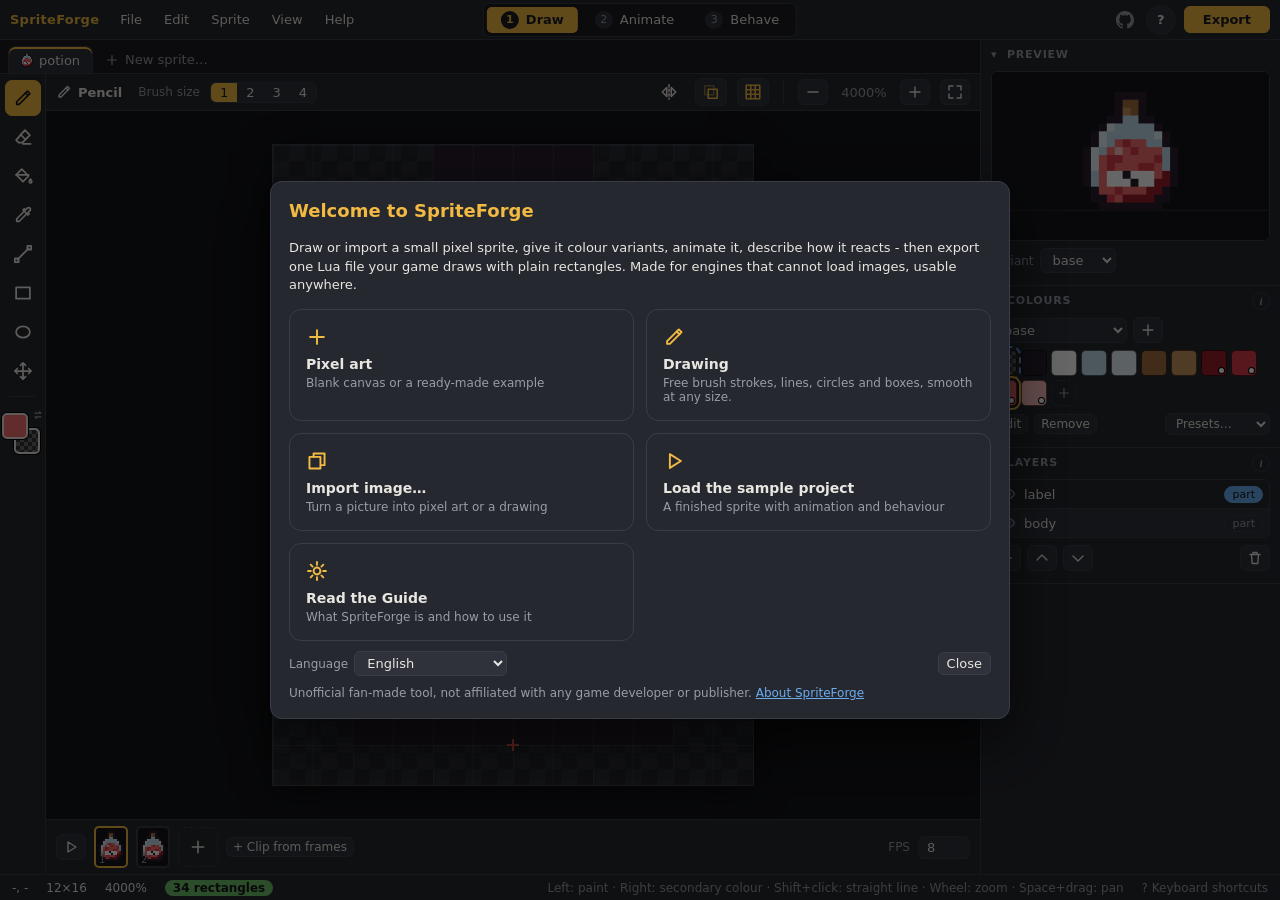
<file: index.html>
<!doctype html>
<html lang="en">
<head>
<meta charset="utf-8">
<meta name="viewport" content="width=device-width, initial-scale=1">
<title>SpriteForge - pixel sprites, clips and behaviours for Lua</title>
<meta name="description" content="Draw or import pixel art, give it colour variants, animate it on a timeline, add a state machine, and export one Lua file that any engine can draw with plain rectangles. Works in 15 languages.">
<meta http-equiv="Cache-Control" content="no-cache">
<link rel="icon" href="favicon.ico" sizes="32x32">
<link rel="icon" href="favicon.svg" type="image/svg+xml">
<link rel="apple-touch-icon" href="apple-touch-icon.png">
<script>window.SF_VERSION = "1.1";
fetch("version.json?t=" + Date.now(), { cache: "no-store" }).then(r => r.json()).then(j => {
  if (j.v !== window.SF_VERSION) { try { if (sessionStorage.getItem("sf.reloaded") === j.v) return; sessionStorage.setItem("sf.reloaded", j.v); } catch (e) {} location.replace(location.pathname + "?v=" + j.v + location.hash); }
}).catch(() => {});</script>
<link rel="stylesheet" href="css/app.css?v=1.1">
</head>
<body>
  <div class="menubar"></div>
  <div class="doctabs"></div>
  <div class="toolbar"></div>
  <div class="main">
    <div id="tab-draw" class="tab on"></div>
    <div id="tab-animate" class="tab"></div>
    <div id="tab-behave" class="tab"></div>
    <div id="tab-guide" class="tab"></div>
  </div>
  <div class="right"></div>
  <div class="status"></div>
  <div id="dialog" class="dialog"></div>
  <div id="modal" class="modal"></div>
  <script type="module" src="js/app.js?v=1.1"></script>
</body>
</html>
</file>
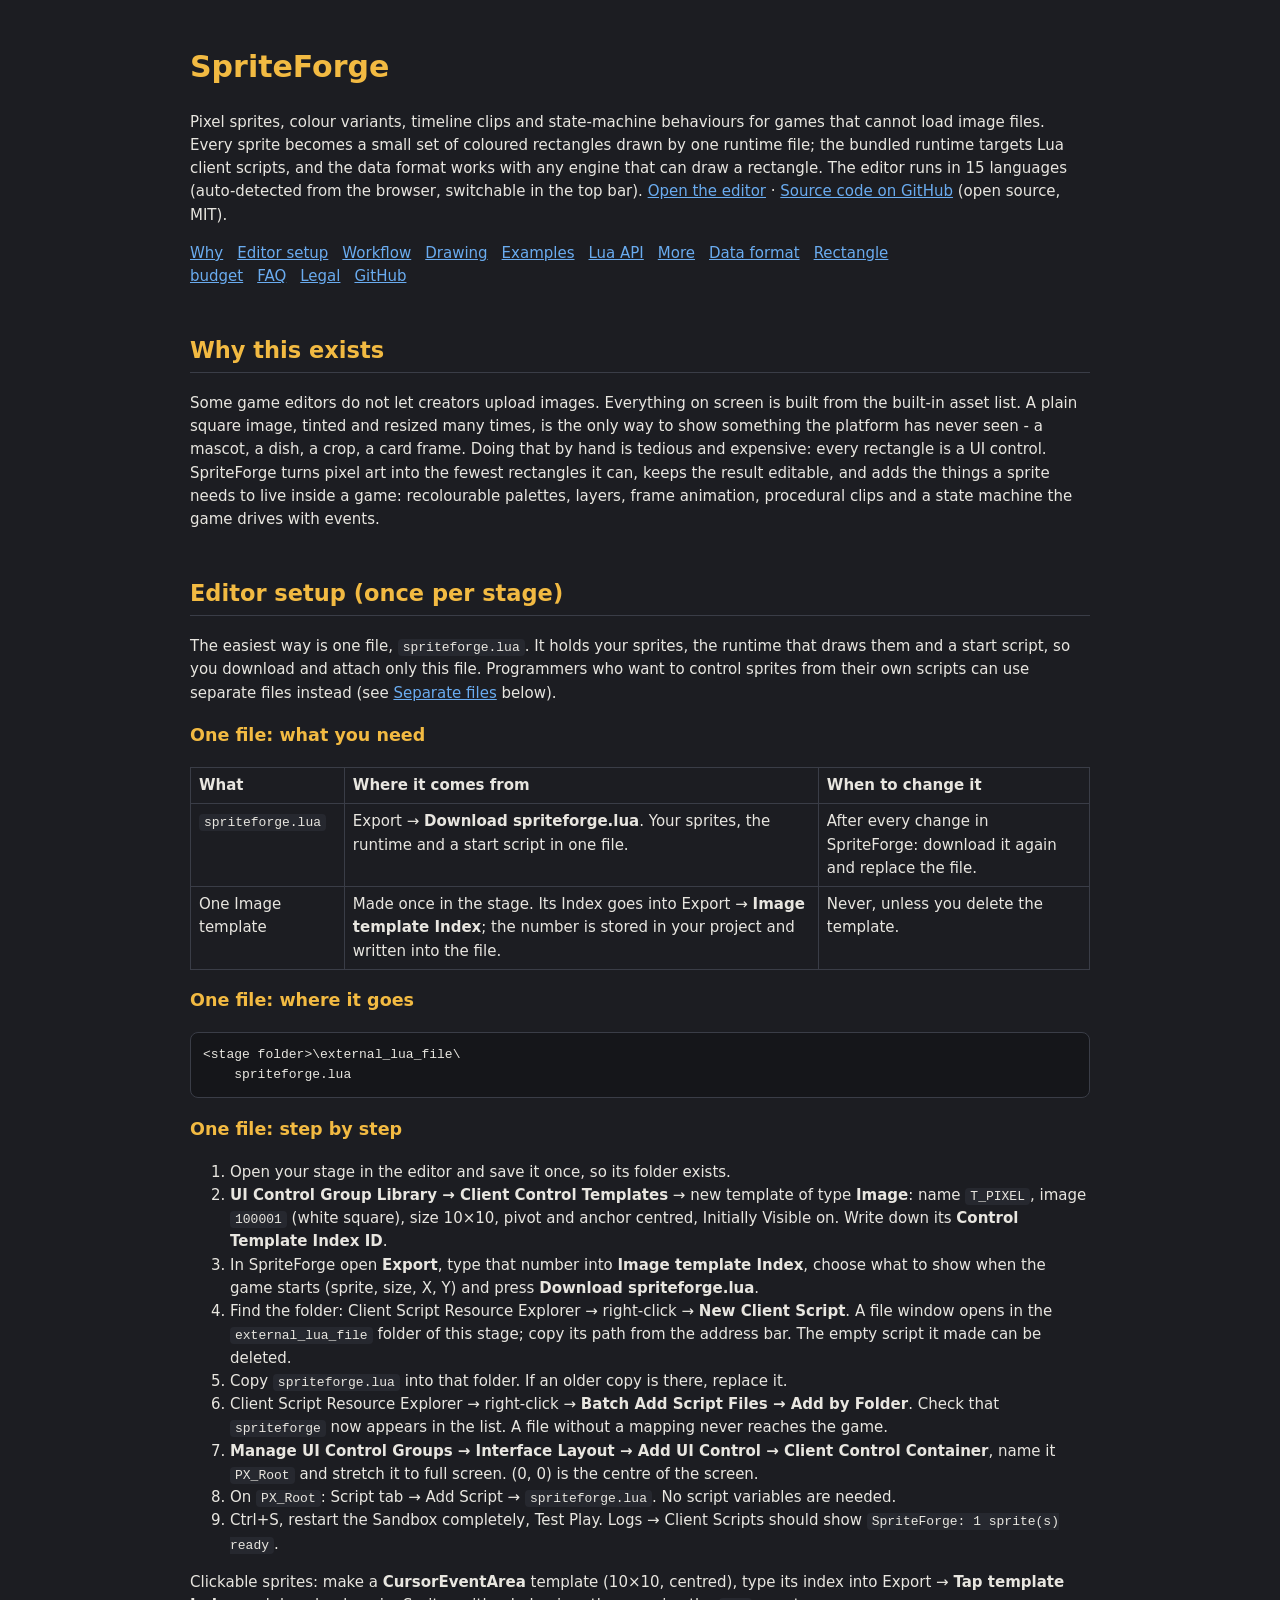
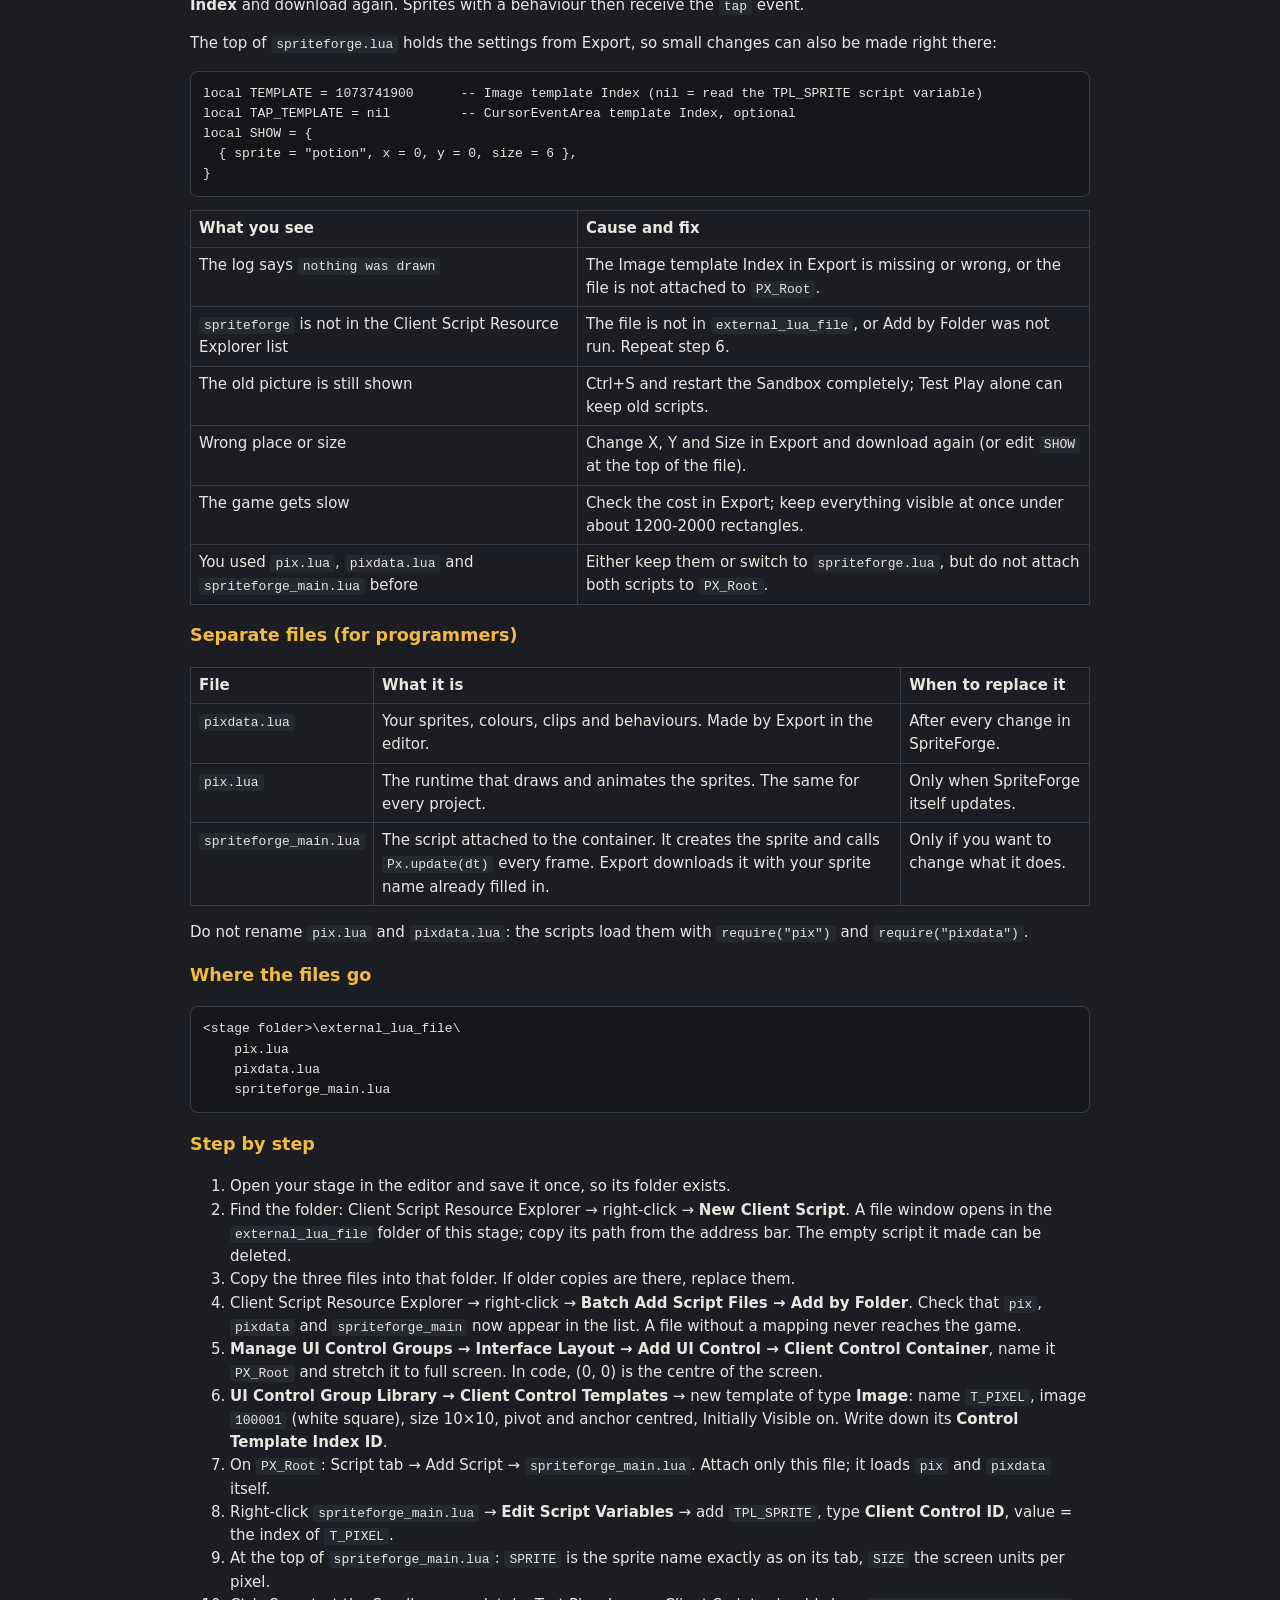
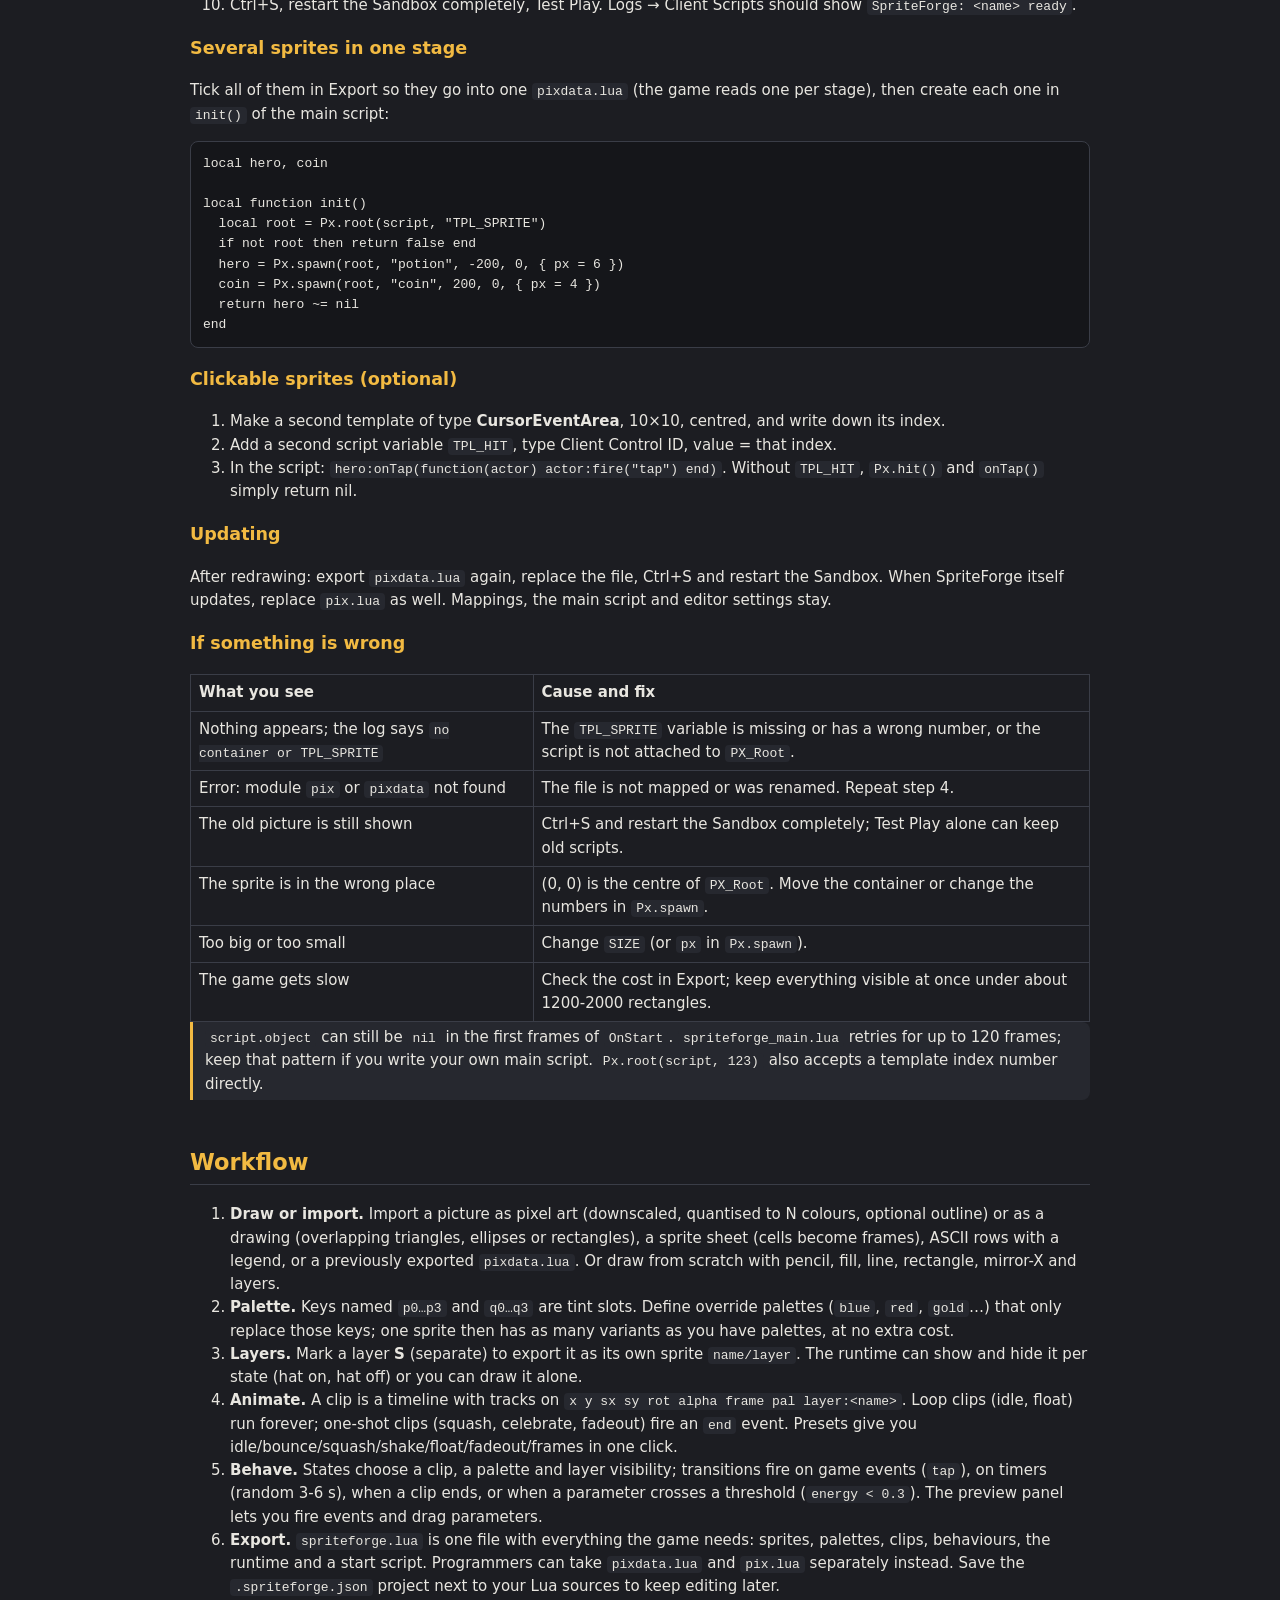
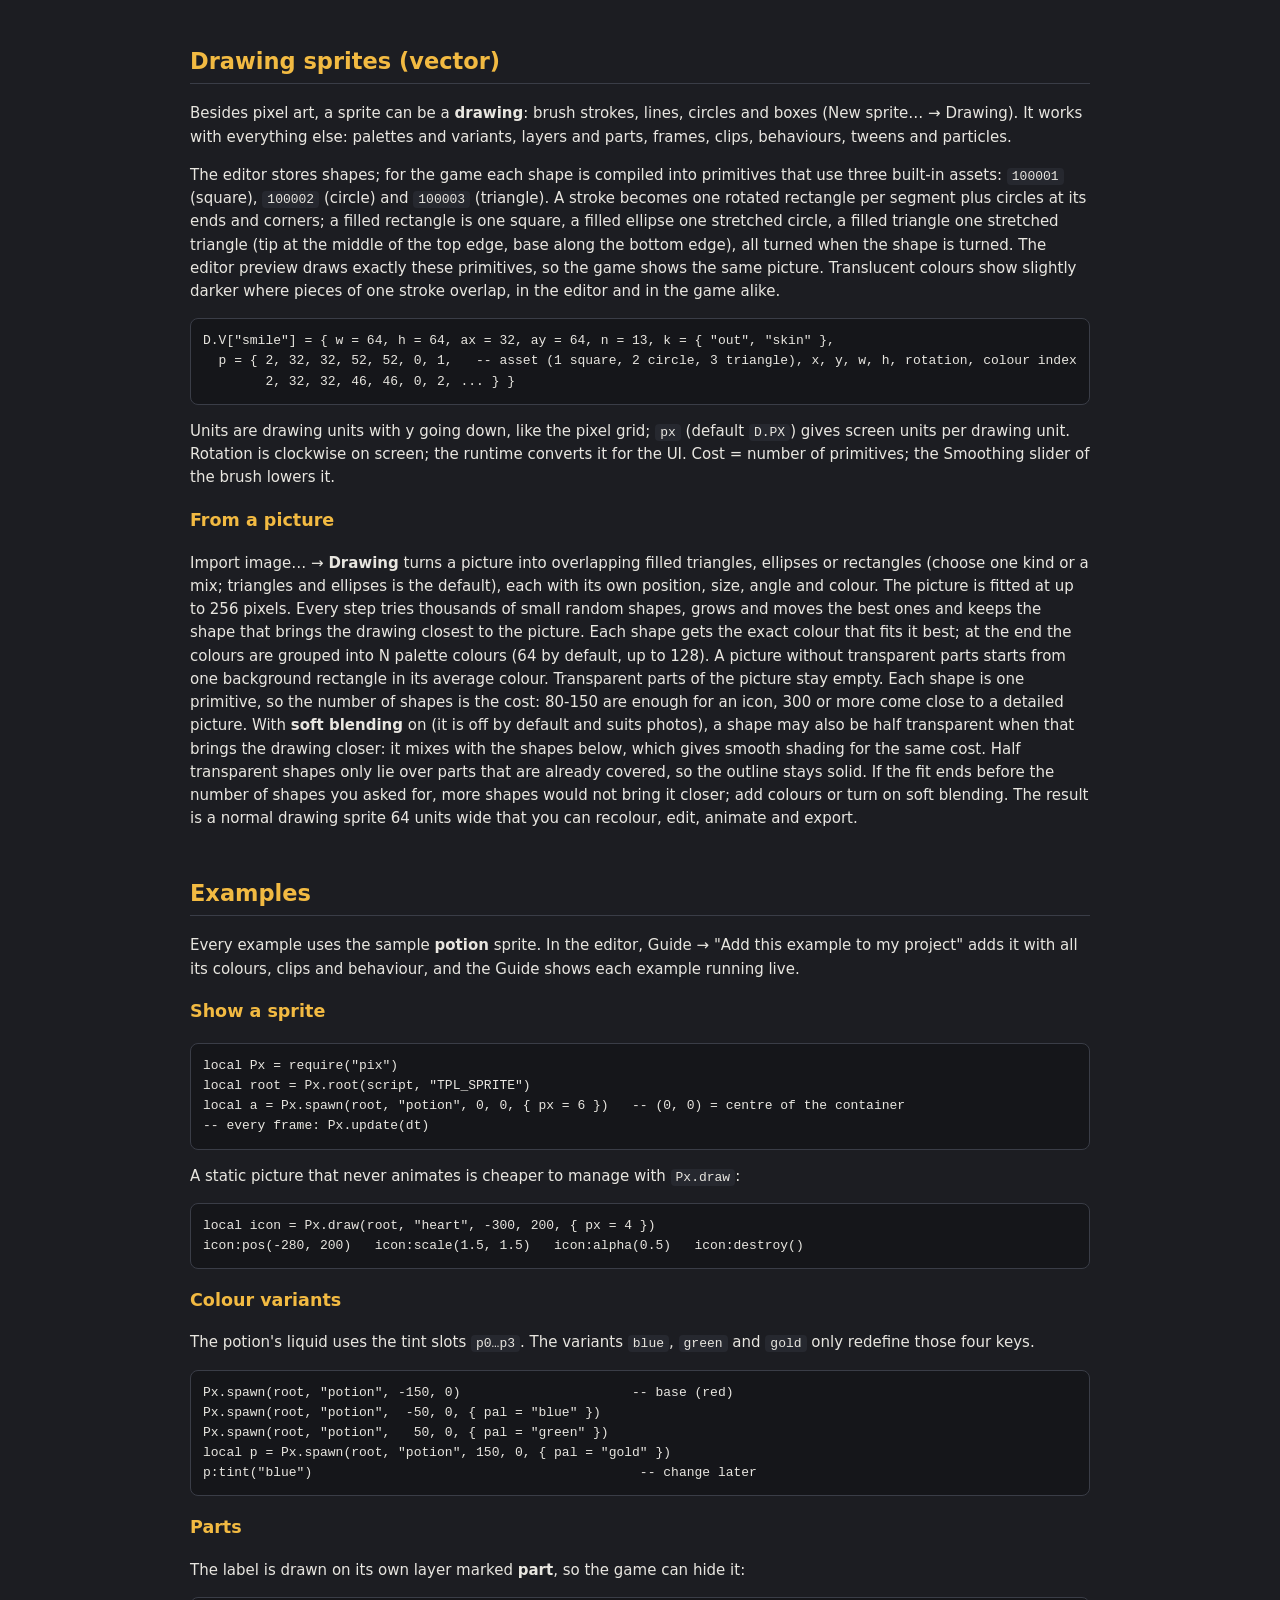
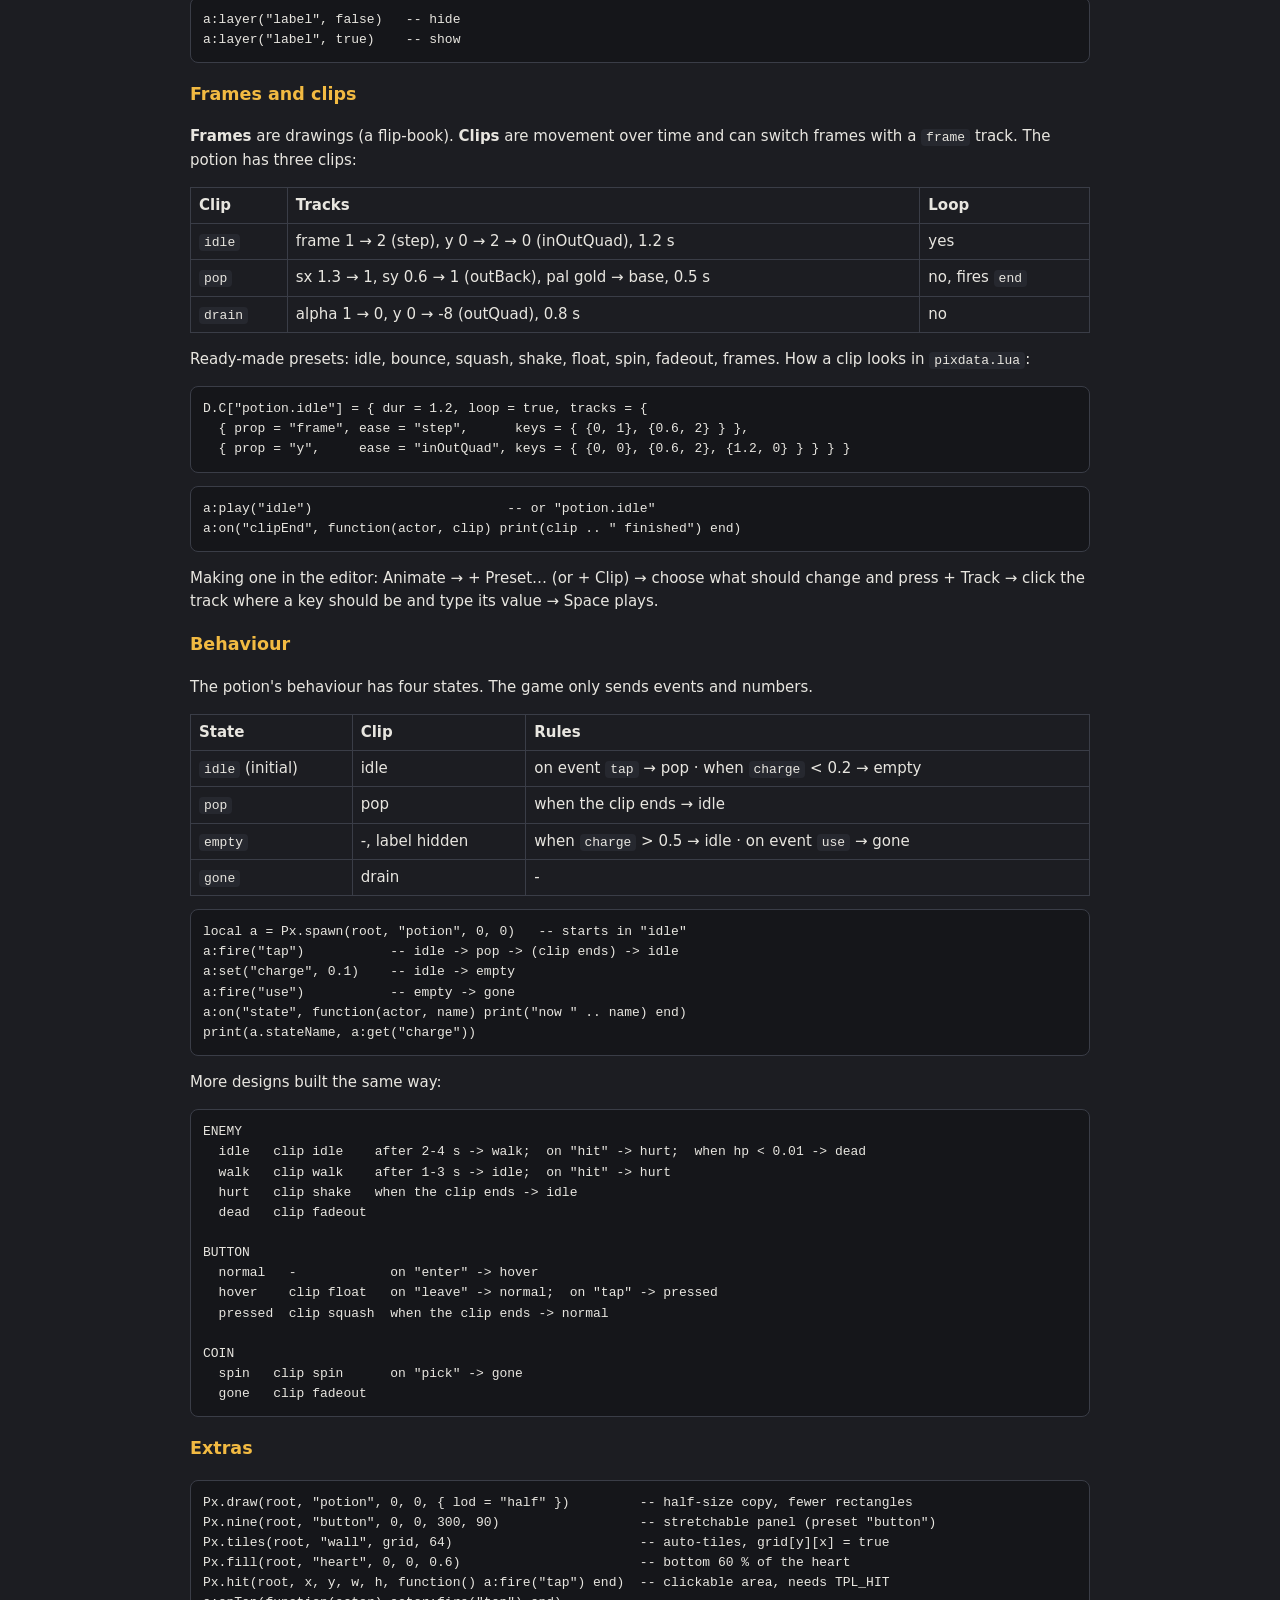
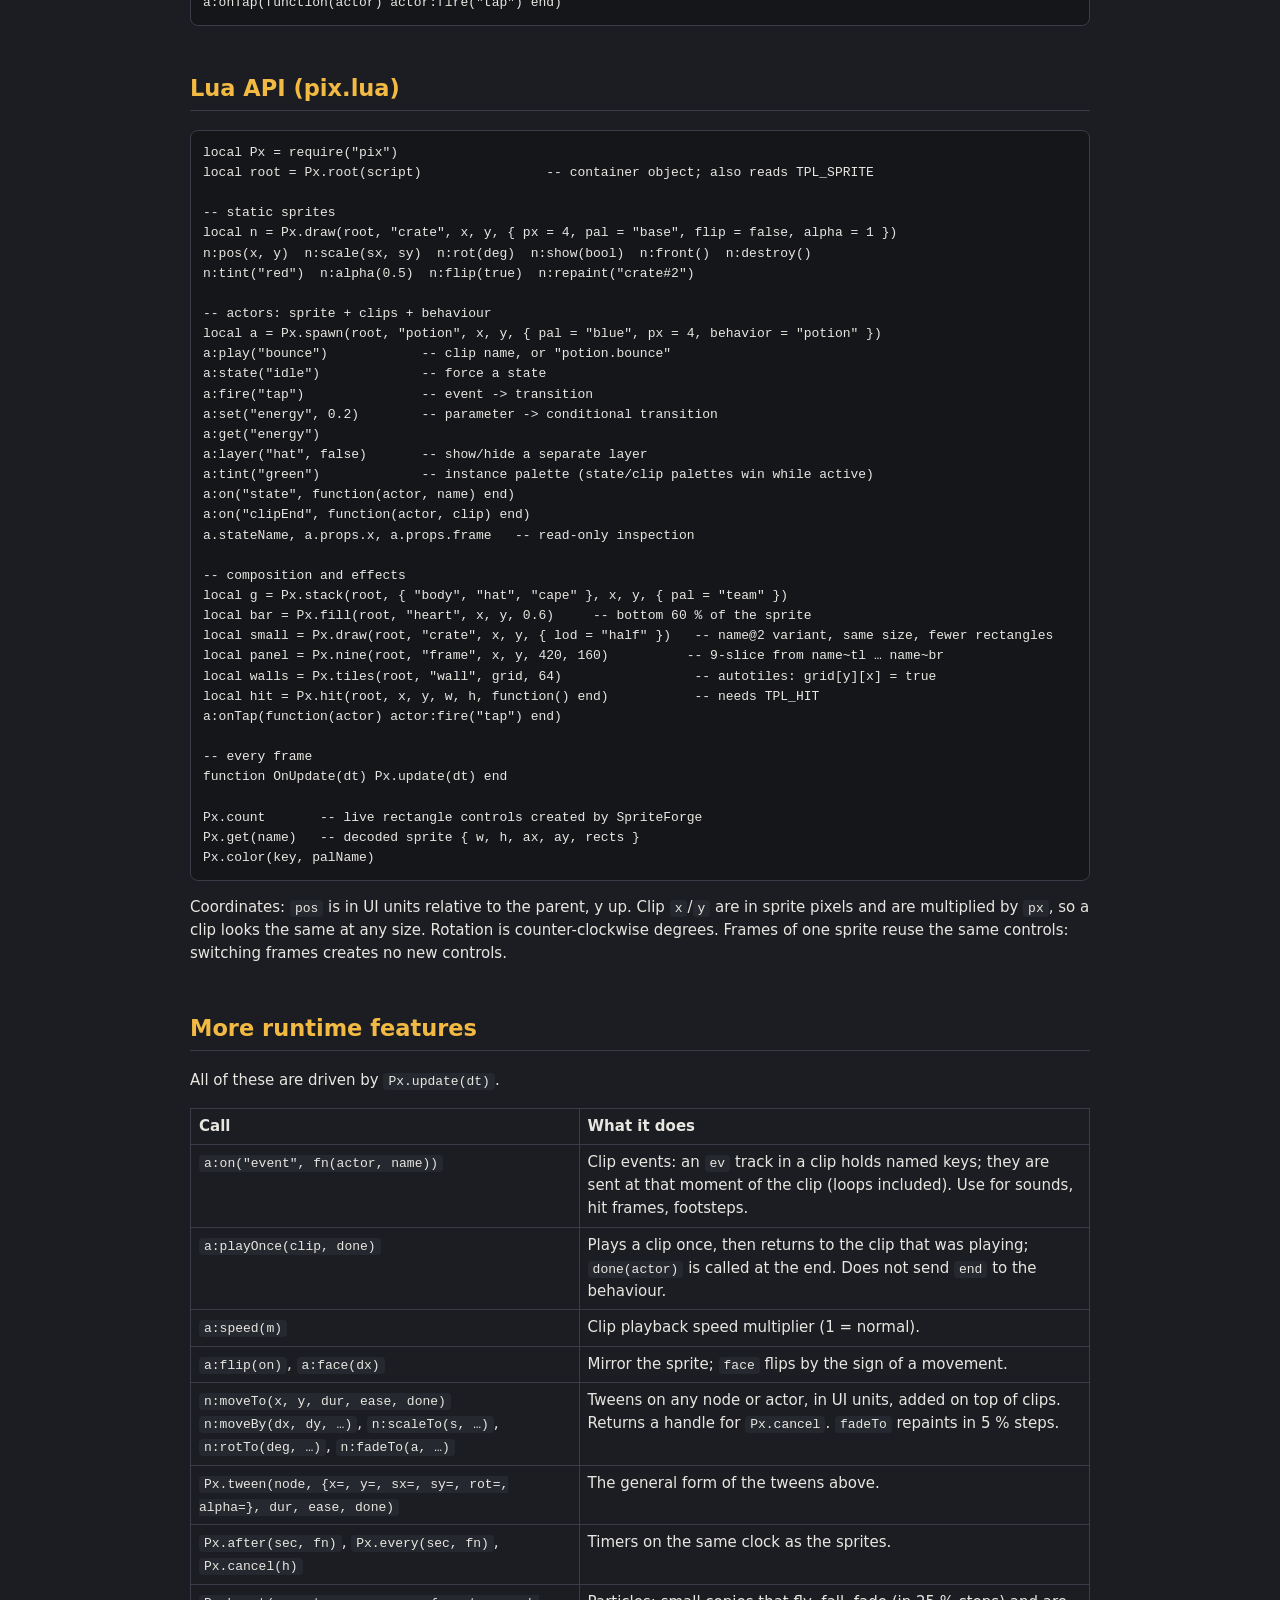
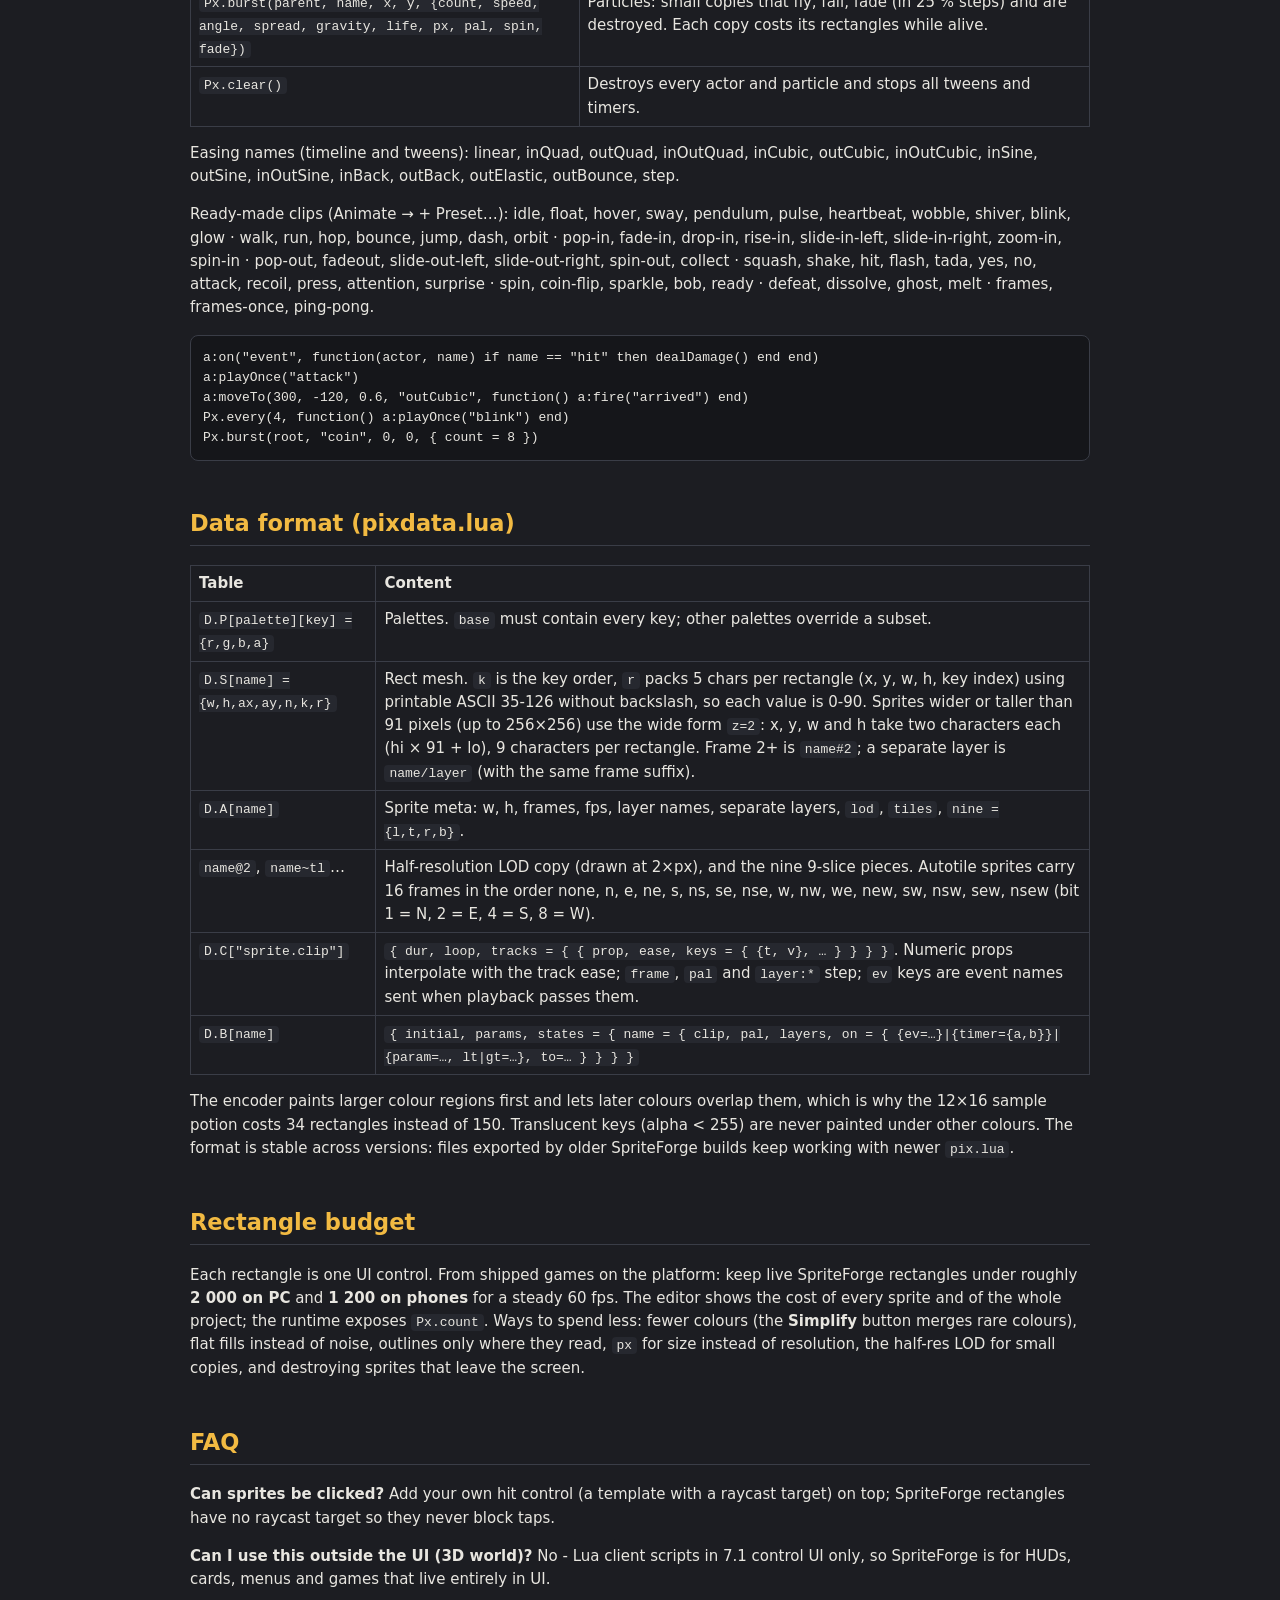
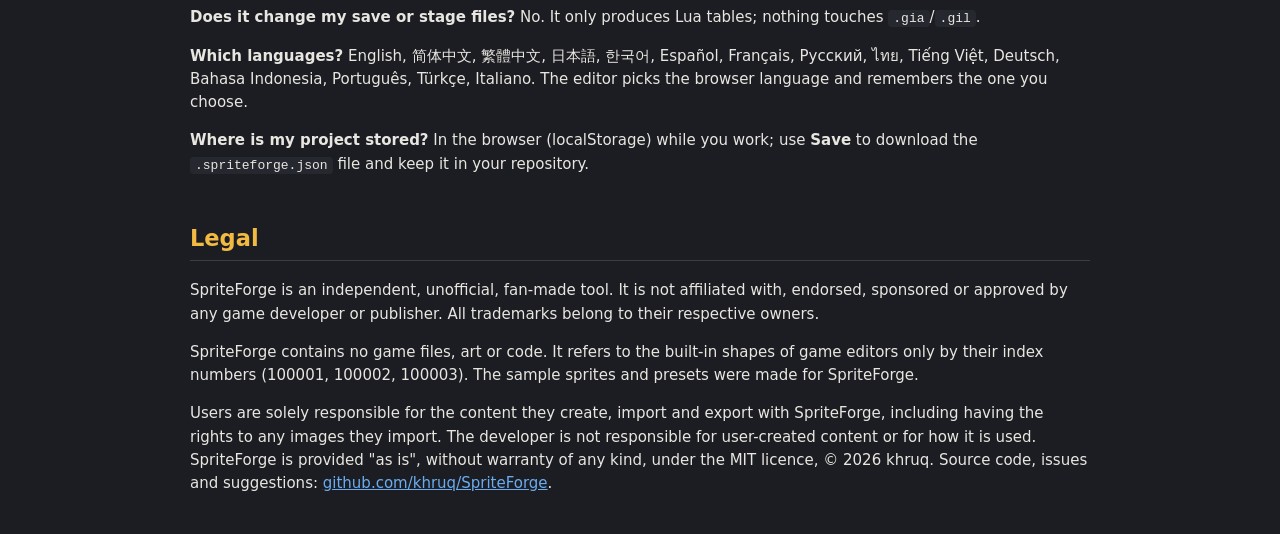
<file: docs/index.html>
<!doctype html>
<html lang="en">
<head>
<meta charset="utf-8">
<meta name="viewport" content="width=device-width, initial-scale=1">
<title>SpriteForge docs - setup, API, data format</title>
<link rel="icon" href="../favicon.ico" sizes="32x32">
<link rel="icon" href="../favicon.svg" type="image/svg+xml">
<link rel="apple-touch-icon" href="../apple-touch-icon.png">
<style>
  :root { color-scheme: dark; }
  body { max-width: 900px; margin: 0 auto; padding: 24px 16px; font: 15px/1.55 "Segoe UI", system-ui, sans-serif; color: #e8e6e0; background: #1c1d22; }
  h1, h2, h3 { color: #f2ba42; } h2 { margin-top: 2em; border-bottom: 1px solid #3a3d47; padding-bottom: 4px; }
  code, pre { font-family: ui-monospace, Consolas, monospace; font-size: 13px; }
  pre { background: #15161a; border: 1px solid #3a3d47; border-radius: 8px; padding: 12px; overflow: auto; }
  code { background: #26282f; padding: 1px 5px; border-radius: 4px; }
  table { border-collapse: collapse; width: 100%; } td, th { border: 1px solid #3a3d47; padding: 6px 8px; text-align: left; vertical-align: top; }
  a { color: #6aacf0; } .note { border-left: 3px solid #f2ba42; padding: 4px 12px; background: #26282f; border-radius: 0 8px 8px 0; }
  nav a { margin-right: 14px; }
</style>
</head>
<body>
<h1>SpriteForge</h1>
<p>Pixel sprites, colour variants, timeline clips and state-machine behaviours for games that cannot load image files. Every sprite becomes a small set of coloured rectangles drawn by one runtime file; the bundled runtime targets Lua client scripts, and the data format works with any engine that can draw a rectangle. The editor runs in 15 languages (auto-detected from the browser, switchable in the top bar). <a href="../index.html">Open the editor</a> · <a href="https://github.com/khruq/SpriteForge" target="_blank" rel="noopener">Source code on GitHub</a> (open source, MIT).</p>
<nav><a href="#why">Why</a><a href="#setup">Editor setup</a><a href="#workflow">Workflow</a><a href="#drawing">Drawing</a><a href="#examples">Examples</a><a href="#api">Lua API</a><a href="#more">More</a><a href="#format">Data format</a><a href="#budget">Rectangle budget</a><a href="#faq">FAQ</a><a href="#legal">Legal</a><a href="https://github.com/khruq/SpriteForge" target="_blank" rel="noopener">GitHub</a></nav>

<h2 id="why">Why this exists</h2>
<p>Some game editors do not let creators upload images. Everything on screen is built from the built-in asset list. A plain square image, tinted and resized many times, is the only way to show something the platform has never seen - a mascot, a dish, a crop, a card frame. Doing that by hand is tedious and expensive: every rectangle is a UI control. SpriteForge turns pixel art into the fewest rectangles it can, keeps the result editable, and adds the things a sprite needs to live inside a game: recolourable palettes, layers, frame animation, procedural clips and a state machine the game drives with events.</p>

<h2 id="setup">Editor setup (once per stage)</h2>
<p>The easiest way is one file, <code>spriteforge.lua</code>. It holds your sprites, the runtime that draws them and a start script, so you download and attach only this file. Programmers who want to control sprites from their own scripts can use separate files instead (see <a href="#setup-files">Separate files</a> below).</p>
<h3>One file: what you need</h3>
<table>
<tr><th>What</th><th>Where it comes from</th><th>When to change it</th></tr>
<tr><td><code>spriteforge.lua</code></td><td>Export → <b>Download spriteforge.lua</b>. Your sprites, the runtime and a start script in one file.</td><td>After every change in SpriteForge: download it again and replace the file.</td></tr>
<tr><td>One Image template</td><td>Made once in the stage. Its Index goes into Export → <b>Image template Index</b>; the number is stored in your project and written into the file.</td><td>Never, unless you delete the template.</td></tr>
</table>
<h3>One file: where it goes</h3>
<pre>&lt;stage folder&gt;\external_lua_file\
    spriteforge.lua</pre>
<h3>One file: step by step</h3>
<ol>
  <li>Open your stage in the editor and save it once, so its folder exists.</li>
  <li><b>UI Control Group Library → Client Control Templates</b> → new template of type <b>Image</b>: name <code>T_PIXEL</code>, image <code>100001</code> (white square), size 10×10, pivot and anchor centred, Initially Visible on. Write down its <b>Control Template Index ID</b>.</li>
  <li>In SpriteForge open <b>Export</b>, type that number into <b>Image template Index</b>, choose what to show when the game starts (sprite, size, X, Y) and press <b>Download spriteforge.lua</b>.</li>
  <li>Find the folder: Client Script Resource Explorer → right-click → <b>New Client Script</b>. A file window opens in the <code>external_lua_file</code> folder of this stage; copy its path from the address bar. The empty script it made can be deleted.</li>
  <li>Copy <code>spriteforge.lua</code> into that folder. If an older copy is there, replace it.</li>
  <li>Client Script Resource Explorer → right-click → <b>Batch Add Script Files → Add by Folder</b>. Check that <code>spriteforge</code> now appears in the list. A file without a mapping never reaches the game.</li>
  <li><b>Manage UI Control Groups → Interface Layout → Add UI Control → Client Control Container</b>, name it <code>PX_Root</code> and stretch it to full screen. (0, 0) is the centre of the screen.</li>
  <li>On <code>PX_Root</code>: Script tab → Add Script → <code>spriteforge.lua</code>. No script variables are needed.</li>
  <li>Ctrl+S, restart the Sandbox completely, Test Play. Logs → Client Scripts should show <code>SpriteForge: 1 sprite(s) ready</code>.</li>
</ol>
<p>Clickable sprites: make a <b>CursorEventArea</b> template (10×10, centred), type its index into Export → <b>Tap template Index</b> and download again. Sprites with a behaviour then receive the <code>tap</code> event.</p>
<p>The top of <code>spriteforge.lua</code> holds the settings from Export, so small changes can also be made right there:</p>
<pre>local TEMPLATE = 1073741900      -- Image template Index (nil = read the TPL_SPRITE script variable)
local TAP_TEMPLATE = nil         -- CursorEventArea template Index, optional
local SHOW = {
  { sprite = "potion", x = 0, y = 0, size = 6 },
}</pre>
<table>
<tr><th>What you see</th><th>Cause and fix</th></tr>
<tr><td>The log says <code>nothing was drawn</code></td><td>The Image template Index in Export is missing or wrong, or the file is not attached to <code>PX_Root</code>.</td></tr>
<tr><td><code>spriteforge</code> is not in the Client Script Resource Explorer list</td><td>The file is not in <code>external_lua_file</code>, or Add by Folder was not run. Repeat step 6.</td></tr>
<tr><td>The old picture is still shown</td><td>Ctrl+S and restart the Sandbox completely; Test Play alone can keep old scripts.</td></tr>
<tr><td>Wrong place or size</td><td>Change X, Y and Size in Export and download again (or edit <code>SHOW</code> at the top of the file).</td></tr>
<tr><td>The game gets slow</td><td>Check the cost in Export; keep everything visible at once under about 1200-2000 rectangles.</td></tr>
<tr><td>You used <code>pix.lua</code>, <code>pixdata.lua</code> and <code>spriteforge_main.lua</code> before</td><td>Either keep them or switch to <code>spriteforge.lua</code>, but do not attach both scripts to <code>PX_Root</code>.</td></tr>
</table>
<h3 id="setup-files">Separate files (for programmers)</h3>

<table>
<tr><th>File</th><th>What it is</th><th>When to replace it</th></tr>
<tr><td><code>pixdata.lua</code></td><td>Your sprites, colours, clips and behaviours. Made by Export in the editor.</td><td>After every change in SpriteForge.</td></tr>
<tr><td><code>pix.lua</code></td><td>The runtime that draws and animates the sprites. The same for every project.</td><td>Only when SpriteForge itself updates.</td></tr>
<tr><td><code>spriteforge_main.lua</code></td><td>The script attached to the container. It creates the sprite and calls <code>Px.update(dt)</code> every frame. Export downloads it with your sprite name already filled in.</td><td>Only if you want to change what it does.</td></tr>
</table>
<p>Do not rename <code>pix.lua</code> and <code>pixdata.lua</code>: the scripts load them with <code>require("pix")</code> and <code>require("pixdata")</code>.</p>
<h3>Where the files go</h3>
<pre>&lt;stage folder&gt;\external_lua_file\
    pix.lua
    pixdata.lua
    spriteforge_main.lua</pre>
<h3>Step by step</h3>
<ol>
  <li>Open your stage in the editor and save it once, so its folder exists.</li>
  <li>Find the folder: Client Script Resource Explorer → right-click → <b>New Client Script</b>. A file window opens in the <code>external_lua_file</code> folder of this stage; copy its path from the address bar. The empty script it made can be deleted.</li>
  <li>Copy the three files into that folder. If older copies are there, replace them.</li>
  <li>Client Script Resource Explorer → right-click → <b>Batch Add Script Files → Add by Folder</b>. Check that <code>pix</code>, <code>pixdata</code> and <code>spriteforge_main</code> now appear in the list. A file without a mapping never reaches the game.</li>
  <li><b>Manage UI Control Groups → Interface Layout → Add UI Control → Client Control Container</b>, name it <code>PX_Root</code> and stretch it to full screen. In code, (0, 0) is the centre of the screen.</li>
  <li><b>UI Control Group Library → Client Control Templates</b> → new template of type <b>Image</b>: name <code>T_PIXEL</code>, image <code>100001</code> (white square), size 10×10, pivot and anchor centred, Initially Visible on. Write down its <b>Control Template Index ID</b>.</li>
  <li>On <code>PX_Root</code>: Script tab → Add Script → <code>spriteforge_main.lua</code>. Attach only this file; it loads <code>pix</code> and <code>pixdata</code> itself.</li>
  <li>Right-click <code>spriteforge_main.lua</code> → <b>Edit Script Variables</b> → add <code>TPL_SPRITE</code>, type <b>Client Control ID</b>, value = the index of <code>T_PIXEL</code>.</li>
  <li>At the top of <code>spriteforge_main.lua</code>: <code>SPRITE</code> is the sprite name exactly as on its tab, <code>SIZE</code> the screen units per pixel.</li>
  <li>Ctrl+S, restart the Sandbox completely, Test Play. Logs → Client Scripts should show <code>SpriteForge: &lt;name&gt; ready</code>.</li>
</ol>
<h3>Several sprites in one stage</h3>
<p>Tick all of them in Export so they go into one <code>pixdata.lua</code> (the game reads one per stage), then create each one in <code>init()</code> of the main script:</p>
<pre>local hero, coin

local function init()
  local root = Px.root(script, "TPL_SPRITE")
  if not root then return false end
  hero = Px.spawn(root, "potion", -200, 0, { px = 6 })
  coin = Px.spawn(root, "coin", 200, 0, { px = 4 })
  return hero ~= nil
end</pre>
<h3>Clickable sprites (optional)</h3>
<ol>
  <li>Make a second template of type <b>CursorEventArea</b>, 10×10, centred, and write down its index.</li>
  <li>Add a second script variable <code>TPL_HIT</code>, type Client Control ID, value = that index.</li>
  <li>In the script: <code>hero:onTap(function(actor) actor:fire("tap") end)</code>. Without <code>TPL_HIT</code>, <code>Px.hit()</code> and <code>onTap()</code> simply return nil.</li>
</ol>
<h3>Updating</h3>
<p>After redrawing: export <code>pixdata.lua</code> again, replace the file, Ctrl+S and restart the Sandbox. When SpriteForge itself updates, replace <code>pix.lua</code> as well. Mappings, the main script and editor settings stay.</p>
<h3>If something is wrong</h3>
<table>
<tr><th>What you see</th><th>Cause and fix</th></tr>
<tr><td>Nothing appears; the log says <code>no container or TPL_SPRITE</code></td><td>The <code>TPL_SPRITE</code> variable is missing or has a wrong number, or the script is not attached to <code>PX_Root</code>.</td></tr>
<tr><td>Error: module <code>pix</code> or <code>pixdata</code> not found</td><td>The file is not mapped or was renamed. Repeat step 4.</td></tr>
<tr><td>The old picture is still shown</td><td>Ctrl+S and restart the Sandbox completely; Test Play alone can keep old scripts.</td></tr>
<tr><td>The sprite is in the wrong place</td><td>(0, 0) is the centre of <code>PX_Root</code>. Move the container or change the numbers in <code>Px.spawn</code>.</td></tr>
<tr><td>Too big or too small</td><td>Change <code>SIZE</code> (or <code>px</code> in <code>Px.spawn</code>).</td></tr>
<tr><td>The game gets slow</td><td>Check the cost in Export; keep everything visible at once under about 1200-2000 rectangles.</td></tr>
</table>
<div class="note"><code>script.object</code> can still be <code>nil</code> in the first frames of <code>OnStart</code>. <code>spriteforge_main.lua</code> retries for up to 120 frames; keep that pattern if you write your own main script. <code>Px.root(script, 123)</code> also accepts a template index number directly.</div>

<h2 id="workflow">Workflow</h2>
<ol>
  <li><b>Draw or import.</b> Import a picture as pixel art (downscaled, quantised to N colours, optional outline) or as a drawing (overlapping triangles, ellipses or rectangles), a sprite sheet (cells become frames), ASCII rows with a legend, or a previously exported <code>pixdata.lua</code>. Or draw from scratch with pencil, fill, line, rectangle, mirror-X and layers.</li>
  <li><b>Palette.</b> Keys named <code>p0…p3</code> and <code>q0…q3</code> are tint slots. Define override palettes (<code>blue</code>, <code>red</code>, <code>gold</code>…) that only replace those keys; one sprite then has as many variants as you have palettes, at no extra cost.</li>
  <li><b>Layers.</b> Mark a layer <b>S</b> (separate) to export it as its own sprite <code>name/layer</code>. The runtime can show and hide it per state (hat on, hat off) or you can draw it alone.</li>
  <li><b>Animate.</b> A clip is a timeline with tracks on <code>x y sx sy rot alpha frame pal layer:&lt;name&gt;</code>. Loop clips (idle, float) run forever; one-shot clips (squash, celebrate, fadeout) fire an <code>end</code> event. Presets give you idle/bounce/squash/shake/float/fadeout/frames in one click.</li>
  <li><b>Behave.</b> States choose a clip, a palette and layer visibility; transitions fire on game events (<code>tap</code>), on timers (random 3-6 s), when a clip ends, or when a parameter crosses a threshold (<code>energy &lt; 0.3</code>). The preview panel lets you fire events and drag parameters.</li>
  <li><b>Export.</b> <code>spriteforge.lua</code> is one file with everything the game needs: sprites, palettes, clips, behaviours, the runtime and a start script. Programmers can take <code>pixdata.lua</code> and <code>pix.lua</code> separately instead. Save the <code>.spriteforge.json</code> project next to your Lua sources to keep editing later.</li>
</ol>

<h2 id="drawing">Drawing sprites (vector)</h2>
<p>Besides pixel art, a sprite can be a <b>drawing</b>: brush strokes, lines, circles and boxes (New sprite… → Drawing). It works with everything else: palettes and variants, layers and parts, frames, clips, behaviours, tweens and particles.</p>
<p>The editor stores shapes; for the game each shape is compiled into primitives that use three built-in assets: <code>100001</code> (square), <code>100002</code> (circle) and <code>100003</code> (triangle). A stroke becomes one rotated rectangle per segment plus circles at its ends and corners; a filled rectangle is one square, a filled ellipse one stretched circle, a filled triangle one stretched triangle (tip at the middle of the top edge, base along the bottom edge), all turned when the shape is turned. The editor preview draws exactly these primitives, so the game shows the same picture. Translucent colours show slightly darker where pieces of one stroke overlap, in the editor and in the game alike.</p>
<pre>D.V["smile"] = { w = 64, h = 64, ax = 32, ay = 64, n = 13, k = { "out", "skin" },
  p = { 2, 32, 32, 52, 52, 0, 1,   -- asset (1 square, 2 circle, 3 triangle), x, y, w, h, rotation, colour index
        2, 32, 32, 46, 46, 0, 2, ... } }</pre>
<p>Units are drawing units with y going down, like the pixel grid; <code>px</code> (default <code>D.PX</code>) gives screen units per drawing unit. Rotation is clockwise on screen; the runtime converts it for the UI. Cost = number of primitives; the Smoothing slider of the brush lowers it.</p>
<h3 id="drawing-import">From a picture</h3>
<p>Import image… → <b>Drawing</b> turns a picture into overlapping filled triangles, ellipses or rectangles (choose one kind or a mix; triangles and ellipses is the default), each with its own position, size, angle and colour. The picture is fitted at up to 256 pixels. Every step tries thousands of small random shapes, grows and moves the best ones and keeps the shape that brings the drawing closest to the picture. Each shape gets the exact colour that fits it best; at the end the colours are grouped into N palette colours (64 by default, up to 128). A picture without transparent parts starts from one background rectangle in its average colour. Transparent parts of the picture stay empty. Each shape is one primitive, so the number of shapes is the cost: 80-150 are enough for an icon, 300 or more come close to a detailed picture. With <b>soft blending</b> on (it is off by default and suits photos), a shape may also be half transparent when that brings the drawing closer: it mixes with the shapes below, which gives smooth shading for the same cost. Half transparent shapes only lie over parts that are already covered, so the outline stays solid. If the fit ends before the number of shapes you asked for, more shapes would not bring it closer; add colours or turn on soft blending. The result is a normal drawing sprite 64 units wide that you can recolour, edit, animate and export.</p>

<h2 id="examples">Examples</h2>
<p>Every example uses the sample <b>potion</b> sprite. In the editor, Guide → "Add this example to my project" adds it with all its colours, clips and behaviour, and the Guide shows each example running live.</p>

<h3>Show a sprite</h3>
<pre>local Px = require("pix")
local root = Px.root(script, "TPL_SPRITE")
local a = Px.spawn(root, "potion", 0, 0, { px = 6 })   -- (0, 0) = centre of the container
-- every frame: Px.update(dt)</pre>
<p>A static picture that never animates is cheaper to manage with <code>Px.draw</code>:</p>
<pre>local icon = Px.draw(root, "heart", -300, 200, { px = 4 })
icon:pos(-280, 200)   icon:scale(1.5, 1.5)   icon:alpha(0.5)   icon:destroy()</pre>

<h3>Colour variants</h3>
<p>The potion's liquid uses the tint slots <code>p0…p3</code>. The variants <code>blue</code>, <code>green</code> and <code>gold</code> only redefine those four keys.</p>
<pre>Px.spawn(root, "potion", -150, 0)                      -- base (red)
Px.spawn(root, "potion",  -50, 0, { pal = "blue" })
Px.spawn(root, "potion",   50, 0, { pal = "green" })
local p = Px.spawn(root, "potion", 150, 0, { pal = "gold" })
p:tint("blue")                                          -- change later</pre>

<h3>Parts</h3>
<p>The label is drawn on its own layer marked <b>part</b>, so the game can hide it:</p>
<pre>a:layer("label", false)   -- hide
a:layer("label", true)    -- show</pre>

<h3>Frames and clips</h3>
<p><b>Frames</b> are drawings (a flip-book). <b>Clips</b> are movement over time and can switch frames with a <code>frame</code> track. The potion has three clips:</p>
<table>
<tr><th>Clip</th><th>Tracks</th><th>Loop</th></tr>
<tr><td><code>idle</code></td><td>frame 1 → 2 (step), y 0 → 2 → 0 (inOutQuad), 1.2 s</td><td>yes</td></tr>
<tr><td><code>pop</code></td><td>sx 1.3 → 1, sy 0.6 → 1 (outBack), pal gold → base, 0.5 s</td><td>no, fires <code>end</code></td></tr>
<tr><td><code>drain</code></td><td>alpha 1 → 0, y 0 → -8 (outQuad), 0.8 s</td><td>no</td></tr>
</table>
<p>Ready-made presets: idle, bounce, squash, shake, float, spin, fadeout, frames. How a clip looks in <code>pixdata.lua</code>:</p>
<pre>D.C["potion.idle"] = { dur = 1.2, loop = true, tracks = {
  { prop = "frame", ease = "step",      keys = { {0, 1}, {0.6, 2} } },
  { prop = "y",     ease = "inOutQuad", keys = { {0, 0}, {0.6, 2}, {1.2, 0} } } } }</pre>
<pre>a:play("idle")                         -- or "potion.idle"
a:on("clipEnd", function(actor, clip) print(clip .. " finished") end)</pre>
<p>Making one in the editor: Animate → + Preset… (or + Clip) → choose what should change and press + Track → click the track where a key should be and type its value → Space plays.</p>

<h3>Behaviour</h3>
<p>The potion's behaviour has four states. The game only sends events and numbers.</p>
<table>
<tr><th>State</th><th>Clip</th><th>Rules</th></tr>
<tr><td><code>idle</code> (initial)</td><td>idle</td><td>on event <code>tap</code> → pop · when <code>charge</code> &lt; 0.2 → empty</td></tr>
<tr><td><code>pop</code></td><td>pop</td><td>when the clip ends → idle</td></tr>
<tr><td><code>empty</code></td><td>-, label hidden</td><td>when <code>charge</code> &gt; 0.5 → idle · on event <code>use</code> → gone</td></tr>
<tr><td><code>gone</code></td><td>drain</td><td>-</td></tr>
</table>
<pre>local a = Px.spawn(root, "potion", 0, 0)   -- starts in "idle"
a:fire("tap")           -- idle -> pop -> (clip ends) -> idle
a:set("charge", 0.1)    -- idle -> empty
a:fire("use")           -- empty -> gone
a:on("state", function(actor, name) print("now " .. name) end)
print(a.stateName, a:get("charge"))</pre>
<p>More designs built the same way:</p>
<pre>ENEMY
  idle   clip idle    after 2-4 s -> walk;  on "hit" -> hurt;  when hp &lt; 0.01 -> dead
  walk   clip walk    after 1-3 s -> idle;  on "hit" -> hurt
  hurt   clip shake   when the clip ends -> idle
  dead   clip fadeout

BUTTON
  normal   -            on "enter" -> hover
  hover    clip float   on "leave" -> normal;  on "tap" -> pressed
  pressed  clip squash  when the clip ends -> normal

COIN
  spin   clip spin      on "pick" -> gone
  gone   clip fadeout</pre>

<h3>Extras</h3>
<pre>Px.draw(root, "potion", 0, 0, { lod = "half" })         -- half-size copy, fewer rectangles
Px.nine(root, "button", 0, 0, 300, 90)                  -- stretchable panel (preset "button")
Px.tiles(root, "wall", grid, 64)                        -- auto-tiles, grid[y][x] = true
Px.fill(root, "heart", 0, 0, 0.6)                       -- bottom 60 % of the heart
Px.hit(root, x, y, w, h, function() a:fire("tap") end)  -- clickable area, needs TPL_HIT
a:onTap(function(actor) actor:fire("tap") end)</pre>

<h2 id="api">Lua API (pix.lua)</h2>
<pre>local Px = require("pix")
local root = Px.root(script)                -- container object; also reads TPL_SPRITE

-- static sprites
local n = Px.draw(root, "crate", x, y, { px = 4, pal = "base", flip = false, alpha = 1 })
n:pos(x, y)  n:scale(sx, sy)  n:rot(deg)  n:show(bool)  n:front()  n:destroy()
n:tint("red")  n:alpha(0.5)  n:flip(true)  n:repaint("crate#2")

-- actors: sprite + clips + behaviour
local a = Px.spawn(root, "potion", x, y, { pal = "blue", px = 4, behavior = "potion" })
a:play("bounce")            -- clip name, or "potion.bounce"
a:state("idle")             -- force a state
a:fire("tap")               -- event -> transition
a:set("energy", 0.2)        -- parameter -> conditional transition
a:get("energy")
a:layer("hat", false)       -- show/hide a separate layer
a:tint("green")             -- instance palette (state/clip palettes win while active)
a:on("state", function(actor, name) end)
a:on("clipEnd", function(actor, clip) end)
a.stateName, a.props.x, a.props.frame   -- read-only inspection

-- composition and effects
local g = Px.stack(root, { "body", "hat", "cape" }, x, y, { pal = "team" })
local bar = Px.fill(root, "heart", x, y, 0.6)     -- bottom 60 % of the sprite
local small = Px.draw(root, "crate", x, y, { lod = "half" })   -- name@2 variant, same size, fewer rectangles
local panel = Px.nine(root, "frame", x, y, 420, 160)          -- 9-slice from name~tl … name~br
local walls = Px.tiles(root, "wall", grid, 64)                 -- autotiles: grid[y][x] = true
local hit = Px.hit(root, x, y, w, h, function() end)           -- needs TPL_HIT
a:onTap(function(actor) actor:fire("tap") end)

-- every frame
function OnUpdate(dt) Px.update(dt) end

Px.count       -- live rectangle controls created by SpriteForge
Px.get(name)   -- decoded sprite { w, h, ax, ay, rects }
Px.color(key, palName)</pre>
<p>Coordinates: <code>pos</code> is in UI units relative to the parent, y up. Clip <code>x</code>/<code>y</code> are in sprite pixels and are multiplied by <code>px</code>, so a clip looks the same at any size. Rotation is counter-clockwise degrees. Frames of one sprite reuse the same controls: switching frames creates no new controls.</p>

<h2 id="more">More runtime features</h2>
<p>All of these are driven by <code>Px.update(dt)</code>.</p>
<table>
<tr><th>Call</th><th>What it does</th></tr>
<tr><td><code>a:on("event", fn(actor, name))</code></td><td>Clip events: an <code>ev</code> track in a clip holds named keys; they are sent at that moment of the clip (loops included). Use for sounds, hit frames, footsteps.</td></tr>
<tr><td><code>a:playOnce(clip, done)</code></td><td>Plays a clip once, then returns to the clip that was playing; <code>done(actor)</code> is called at the end. Does not send <code>end</code> to the behaviour.</td></tr>
<tr><td><code>a:speed(m)</code></td><td>Clip playback speed multiplier (1 = normal).</td></tr>
<tr><td><code>a:flip(on)</code>, <code>a:face(dx)</code></td><td>Mirror the sprite; <code>face</code> flips by the sign of a movement.</td></tr>
<tr><td><code>n:moveTo(x, y, dur, ease, done)</code><br><code>n:moveBy(dx, dy, …)</code>, <code>n:scaleTo(s, …)</code>, <code>n:rotTo(deg, …)</code>, <code>n:fadeTo(a, …)</code></td><td>Tweens on any node or actor, in UI units, added on top of clips. Returns a handle for <code>Px.cancel</code>. <code>fadeTo</code> repaints in 5 % steps.</td></tr>
<tr><td><code>Px.tween(node, {x=, y=, sx=, sy=, rot=, alpha=}, dur, ease, done)</code></td><td>The general form of the tweens above.</td></tr>
<tr><td><code>Px.after(sec, fn)</code>, <code>Px.every(sec, fn)</code>, <code>Px.cancel(h)</code></td><td>Timers on the same clock as the sprites.</td></tr>
<tr><td><code>Px.burst(parent, name, x, y, {count, speed, angle, spread, gravity, life, px, pal, spin, fade})</code></td><td>Particles: small copies that fly, fall, fade (in 25 % steps) and are destroyed. Each copy costs its rectangles while alive.</td></tr>
<tr><td><code>Px.clear()</code></td><td>Destroys every actor and particle and stops all tweens and timers.</td></tr>
</table>
<p>Easing names (timeline and tweens): linear, inQuad, outQuad, inOutQuad, inCubic, outCubic, inOutCubic, inSine, outSine, inOutSine, inBack, outBack, outElastic, outBounce, step.</p>
<p>Ready-made clips (Animate → + Preset…): idle, float, hover, sway, pendulum, pulse, heartbeat, wobble, shiver, blink, glow · walk, run, hop, bounce, jump, dash, orbit · pop-in, fade-in, drop-in, rise-in, slide-in-left, slide-in-right, zoom-in, spin-in · pop-out, fadeout, slide-out-left, slide-out-right, spin-out, collect · squash, shake, hit, flash, tada, yes, no, attack, recoil, press, attention, surprise · spin, coin-flip, sparkle, bob, ready · defeat, dissolve, ghost, melt · frames, frames-once, ping-pong.</p>
<pre>a:on("event", function(actor, name) if name == "hit" then dealDamage() end end)
a:playOnce("attack")
a:moveTo(300, -120, 0.6, "outCubic", function() a:fire("arrived") end)
Px.every(4, function() a:playOnce("blink") end)
Px.burst(root, "coin", 0, 0, { count = 8 })</pre>

<h2 id="format">Data format (pixdata.lua)</h2>
<table>
<tr><th>Table</th><th>Content</th></tr>
<tr><td><code>D.P[palette][key] = {r,g,b,a}</code></td><td>Palettes. <code>base</code> must contain every key; other palettes override a subset.</td></tr>
<tr><td><code>D.S[name] = {w,h,ax,ay,n,k,r}</code></td><td>Rect mesh. <code>k</code> is the key order, <code>r</code> packs 5 chars per rectangle (x, y, w, h, key index) using printable ASCII 35-126 without backslash, so each value is 0-90. Sprites wider or taller than 91 pixels (up to 256×256) use the wide form <code>z=2</code>: x, y, w and h take two characters each (hi × 91 + lo), 9 characters per rectangle. Frame 2+ is <code>name#2</code>; a separate layer is <code>name/layer</code> (with the same frame suffix).</td></tr>
<tr><td><code>D.A[name]</code></td><td>Sprite meta: w, h, frames, fps, layer names, separate layers, <code>lod</code>, <code>tiles</code>, <code>nine = {l,t,r,b}</code>.</td></tr>
<tr><td><code>name@2</code>, <code>name~tl</code>…</td><td>Half-resolution LOD copy (drawn at 2×px), and the nine 9-slice pieces. Autotile sprites carry 16 frames in the order none, n, e, ne, s, ns, se, nse, w, nw, we, new, sw, nsw, sew, nsew (bit 1 = N, 2 = E, 4 = S, 8 = W).</td></tr>
<tr><td><code>D.C["sprite.clip"]</code></td><td><code>{ dur, loop, tracks = { { prop, ease, keys = { {t, v}, … } } } }</code>. Numeric props interpolate with the track ease; <code>frame</code>, <code>pal</code> and <code>layer:*</code> step; <code>ev</code> keys are event names sent when playback passes them.</td></tr>
<tr><td><code>D.B[name]</code></td><td><code>{ initial, params, states = { name = { clip, pal, layers, on = { {ev=…}|{timer={a,b}}|{param=…, lt|gt=…}, to=… } } } }</code></td></tr>
</table>
<p>The encoder paints larger colour regions first and lets later colours overlap them, which is why the 12×16 sample potion costs 34 rectangles instead of 150. Translucent keys (alpha &lt; 255) are never painted under other colours. The format is stable across versions: files exported by older SpriteForge builds keep working with newer <code>pix.lua</code>.</p>

<h2 id="budget">Rectangle budget</h2>
<p>Each rectangle is one UI control. From shipped games on the platform: keep live SpriteForge rectangles under roughly <b>2 000 on PC</b> and <b>1 200 on phones</b> for a steady 60 fps. The editor shows the cost of every sprite and of the whole project; the runtime exposes <code>Px.count</code>. Ways to spend less: fewer colours (the <b>Simplify</b> button merges rare colours), flat fills instead of noise, outlines only where they read, <code>px</code> for size instead of resolution, the half-res LOD for small copies, and destroying sprites that leave the screen.</p>

<h2 id="faq">FAQ</h2>
<p><b>Can sprites be clicked?</b> Add your own hit control (a template with a raycast target) on top; SpriteForge rectangles have no raycast target so they never block taps.</p>
<p><b>Can I use this outside the UI (3D world)?</b> No - Lua client scripts in 7.1 control UI only, so SpriteForge is for HUDs, cards, menus and games that live entirely in UI.</p>
<p><b>Does it change my save or stage files?</b> No. It only produces Lua tables; nothing touches <code>.gia</code>/<code>.gil</code>.</p>
<p><b>Which languages?</b> English, 简体中文, 繁體中文, 日本語, 한국어, Español, Français, Русский, ไทย, Tiếng Việt, Deutsch, Bahasa Indonesia, Português, Türkçe, Italiano. The editor picks the browser language and remembers the one you choose.</p>
<p><b>Where is my project stored?</b> In the browser (localStorage) while you work; use <b>Save</b> to download the <code>.spriteforge.json</code> file and keep it in your repository.</p>
<h2 id="legal">Legal</h2>
<p>SpriteForge is an independent, unofficial, fan-made tool. It is not affiliated with, endorsed, sponsored or approved by any game developer or publisher. All trademarks belong to their respective owners.</p>
<p>SpriteForge contains no game files, art or code. It refers to the built-in shapes of game editors only by their index numbers (100001, 100002, 100003). The sample sprites and presets were made for SpriteForge.</p>
<p>Users are solely responsible for the content they create, import and export with SpriteForge, including having the rights to any images they import. The developer is not responsible for user-created content or for how it is used. SpriteForge is provided "as is", without warranty of any kind, under the MIT licence, © 2026 khruq. Source code, issues and suggestions: <a href="https://github.com/khruq/SpriteForge" target="_blank" rel="noopener">github.com/khruq/SpriteForge</a>.</p>
</body>
</html>
</file>
<file: css/app.css>
:root {
  --bg: #1c1d22; --panel: #26282f; --panel2: #2f323a; --line: #3a3d47; --ink: #e8e6e0; --dim: #9a9ca6;
  --acc: #f2ba42; --acc2: #6aacf0; --red: #e0564f; --green: #6cc06a; --canvas: #131418;
  font-family: "Segoe UI", system-ui, sans-serif; font-size: 13px; color: var(--ink);
}
* { box-sizing: border-box; }
html, body { margin: 0; height: 100%; background: var(--bg); overflow: hidden; }
body {
  display: grid; height: 100vh;
  grid-template-rows: 34px 32px 1fr 26px; grid-template-columns: 46px 1fr 300px;
  grid-template-areas: "menu menu menu" "docs docs right" "tools main right" "status status status";
}
body.nodraw { grid-template-columns: 0 1fr 300px; }
body.nodraw .toolbar { display: none; }
button, select, input { font: inherit; color: var(--ink); background: var(--panel2); border: 1px solid var(--line); border-radius: 6px; padding: 3px 8px; }
button { cursor: pointer; display: inline-flex; align-items: center; gap: 4px; }
button:hover:not(:disabled) { border-color: var(--acc); }
button.on { background: var(--acc); color: #1c1d22; border-color: var(--acc); }
button:disabled { opacity: .35; cursor: default; }
button.danger:hover:not(:disabled) { border-color: var(--red); color: var(--red); }
button.small, select.small { padding: 2px 6px; font-size: 12px; }
button.primary { background: var(--acc); color: #1c1d22; border-color: var(--acc); font-weight: 600; }
input[type=number] { width: 64px; } input[type=text] { width: 120px; } input[type=range] { padding: 0; }
input[type=checkbox] { accent-color: var(--acc); }
h3 { margin: 4px 0; font-size: 12px; text-transform: uppercase; letter-spacing: .06em; color: var(--dim); }
.ico { display: inline-flex; line-height: 0; }
.spacer { flex: 1; }
.help { color: var(--dim); font-size: 12px; }
.pad { padding: 4px 10px; }
.row { display: flex; align-items: center; gap: 6px; flex-wrap: wrap; }
.row.center { justify-content: center; }
a { color: var(--acc2); }

/* menubar */
.menubar { grid-area: menu; display: flex; align-items: center; gap: 2px; padding: 0 8px; background: var(--panel); border-bottom: 1px solid var(--line); position: relative; z-index: 40; }
.brand { font-weight: 800; color: var(--acc); margin-right: 10px; letter-spacing: .02em; }
.menu { position: relative; }
.menu-head { background: none; border: 1px solid transparent; padding: 4px 10px; border-radius: 5px; }
.menu-head:hover, .menu.open .menu-head { background: var(--panel2); border-color: transparent; }
.dropdown { position: absolute; top: calc(100% + 2px); left: 0; min-width: 260px; background: var(--panel); border: 1px solid var(--line); border-radius: 8px; padding: 4px; box-shadow: 0 10px 28px rgba(0,0,0,.55); display: flex; flex-direction: column; }
.mi { display: grid; grid-template-columns: 16px 1fr auto; gap: 10px; text-align: left; background: none; border: none; border-radius: 5px; padding: 5px 8px; }
.mi:hover { background: var(--acc); color: #1c1d22; }
.mi.dis { opacity: .38; pointer-events: none; }
.mi .kb { color: var(--dim); font-size: 12px; font-family: ui-monospace, Consolas, monospace; }
.mi:hover .kb { color: #1c1d22; }
.mchk { color: var(--acc); } .mi:hover .mchk { color: #1c1d22; }
.sep { height: 1px; background: var(--line); margin: 4px 4px; }
.ws { display: flex; gap: 2px; background: var(--bg); border: 1px solid var(--line); border-radius: 7px; padding: 2px; }
.ws button { border: none; background: none; padding: 3px 14px; border-radius: 5px; }
.ws button.on { background: var(--acc); color: #1c1d22; font-weight: 600; }
.projname { width: 130px; }
.langsel { max-width: 140px; }

/* sprite tabs */
.doctabs { grid-area: docs; display: flex; align-items: flex-end; gap: 2px; padding: 4px 8px 0; background: var(--bg); border-bottom: 1px solid var(--line); overflow-x: auto; overflow-y: hidden; }
.doctab { display: flex; align-items: center; gap: 6px; padding: 4px 12px; height: 27px; border: 1px solid var(--line); border-bottom: none; border-radius: 7px 7px 0 0; background: var(--panel); cursor: pointer; white-space: nowrap; color: var(--dim); user-select: none; }
.doctab:hover { color: var(--ink); }
.doctab.on { background: var(--panel2); color: var(--ink); box-shadow: inset 0 2px 0 var(--acc); }
.doctab canvas { image-rendering: pixelated; }
.doc-add { border: none; background: none; color: var(--dim); height: 27px; }
.doc-add:hover { color: var(--ink); }

/* toolbar */
.toolbar { grid-area: tools; background: var(--panel); border-right: 1px solid var(--line); display: flex; flex-direction: column; align-items: center; gap: 3px; padding: 6px 0; overflow-y: auto; }
.tbtn { width: 36px; height: 36px; padding: 0; justify-content: center; border: 1px solid transparent; background: none; border-radius: 7px; }
.tbtn:hover:not(:disabled) { background: var(--panel2); border-color: transparent; }
.tbtn.on { background: var(--acc); color: #1c1d22; }
.tsep { width: 26px; height: 1px; background: var(--line); margin: 4px 0; }
.colors { position: relative; width: 40px; height: 46px; margin-top: 8px; flex: none; }
.cprim, .csec { position: absolute; width: 26px; height: 26px; border: 2px solid var(--ink); border-radius: 5px; cursor: pointer; box-shadow: 0 0 0 1px #000; }
.cprim { left: 1px; top: 1px; z-index: 2; }
.csec { left: 13px; top: 16px; z-index: 1; }
.cswap { position: absolute; right: -4px; top: -4px; padding: 1px; border: none; background: none; color: var(--dim); z-index: 3; }
.cswap:hover { color: var(--ink); }
.checker { background: repeating-conic-gradient(#666 0 25%, #333 0 50%) 0 0/8px 8px; }

/* centre */
.main { grid-area: main; display: flex; flex-direction: column; min-width: 0; min-height: 0; background: var(--canvas); }
.tab { display: none; flex: 1; min-height: 0; overflow: auto; } .tab.on { display: flex; flex-direction: column; }
#tab-animate.on, #tab-behave.on, #tab-guide.on { padding: 10px; gap: 8px; background: var(--bg); }
#tab-draw.on { overflow: hidden; }
.ctx { display: flex; align-items: center; gap: 8px; padding: 4px 10px; background: var(--panel); border-bottom: 1px solid var(--line); flex-wrap: wrap; min-height: 36px; }
.ctx-tool { display: inline-flex; align-items: center; gap: 6px; font-weight: 600; margin-right: 6px; }
.seg { display: inline-flex; border: 1px solid var(--line); border-radius: 6px; overflow: hidden; }
.seg button { border: none; border-radius: 0; padding: 2px 9px; }
.ibtn { padding: 4px 6px; }
.zoomlbl { min-width: 52px; text-align: center; font-variant-numeric: tabular-nums; color: var(--dim); }
#draw-wrap { flex: 1; min-height: 0; overflow: auto; display: flex; background: var(--canvas); }
#draw { margin: auto; display: block; flex: none; image-rendering: pixelated; box-shadow: 0 0 0 1px var(--line), 0 6px 30px rgba(0,0,0,.5); }
.framebar { display: flex; align-items: center; gap: 6px; padding: 6px 10px; background: var(--panel); border-top: 1px solid var(--line); overflow-x: auto; flex: none; }
.fb-label { color: var(--dim); font-size: 12px; text-transform: uppercase; letter-spacing: .06em; margin-right: 4px; }
.fthumb { position: relative; flex: none; border: 2px solid var(--line); border-radius: 5px; cursor: pointer; background: #15161a; padding: 3px; line-height: 0; }
.fthumb:hover { border-color: var(--dim); }
.fthumb.on { border-color: var(--acc); }
.fthumb canvas { image-rendering: pixelated; }
.fthumb span { position: absolute; left: 3px; bottom: 1px; font-size: 10px; line-height: 1; color: var(--dim); text-shadow: 0 0 2px #000; }
.empty { margin: auto; color: var(--dim); text-align: center; padding: 30px; border: 1px dashed var(--line); border-radius: 10px; display: flex; flex-direction: column; gap: 12px; }

/* status bar */
.status { grid-area: status; display: flex; gap: 18px; align-items: center; padding: 0 12px; background: var(--panel); border-top: 1px solid var(--line); font-size: 12px; color: var(--dim); white-space: nowrap; overflow: hidden; }
.status b { color: var(--ink); font-weight: 500; font-variant-numeric: tabular-nums; }
.status .hint { overflow: hidden; text-overflow: ellipsis; }

/* right panel */
.right { grid-area: right; background: var(--panel); border-left: 1px solid var(--line); overflow-y: auto; overflow-x: hidden; }
.sec { border-bottom: 1px solid var(--line); }
.sec-head { width: 100%; text-align: left; background: none; border: none; border-radius: 0; padding: 8px 10px; font-size: 11px; font-weight: 600; text-transform: uppercase; letter-spacing: .07em; color: var(--dim); }
.sec-head:hover { color: var(--ink); background: var(--panel2); }
.caret { width: 12px; display: inline-block; }
.sec-body { padding: 2px 10px 12px; display: flex; flex-direction: column; gap: 7px; }
#preview { background: #15161a; border: 1px solid var(--line); border-radius: 6px; width: 100%; height: auto; }
.vthumb { image-rendering: pixelated; cursor: pointer; border: 2px solid transparent; border-radius: 4px; background: #15161a; padding: 2px; }
.vthumb.on { border-color: var(--acc); }
.pal { display: flex; flex-wrap: wrap; gap: 4px; }
.sw { width: 26px; height: 26px; border-radius: 5px; border: 1px solid rgba(0,0,0,.6); cursor: pointer; position: relative; }
.sw:hover { transform: scale(1.08); }
.sw.on { box-shadow: 0 0 0 2px var(--bg), 0 0 0 4px var(--acc); z-index: 1; }
.sw.on2 { outline: 2px dashed var(--acc2); outline-offset: 2px; }
.sw.slot::after { content: ""; position: absolute; right: 2px; bottom: 2px; width: 5px; height: 5px; border-radius: 50%; background: #fff; box-shadow: 0 0 0 1px #000; }
.sw.none { background: repeating-conic-gradient(#666 0 25%, #333 0 50%) 0 0/8px 8px; }
.layers { display: flex; flex-direction: column; border: 1px solid var(--line); border-radius: 6px; overflow: hidden; }
.layer { display: flex; align-items: center; gap: 6px; padding: 4px 6px; cursor: pointer; border-bottom: 1px solid var(--line); user-select: none; }
.layer:last-child { border-bottom: none; }
.layer:hover { background: var(--panel2); }
.layer.on { background: var(--panel2); box-shadow: inset 3px 0 0 var(--acc); }
.layer .lname { flex: 1; }
.eye { border: none; background: none; padding: 2px; color: var(--dim); }
.eye:hover { color: var(--ink); }
.tag { font-size: 11px; padding: 1px 7px; color: var(--dim); border-radius: 10px; }
.tag.on { background: var(--acc2); color: #10141a; border-color: var(--acc2); }
pre { background: #15161a; border: 1px solid var(--line); border-radius: 6px; padding: 8px; font-size: 11px; overflow: auto; max-height: 260px; white-space: pre-wrap; word-break: break-all; margin: 0; }
.stat { font-variant-numeric: tabular-nums; line-height: 1.5; } .stat b { color: var(--acc); }
.warn { color: var(--red); }

/* animate / behave (kept from v0.3) */
.list { display: flex; flex-direction: column; gap: 2px; }
.list .item { padding: 4px 6px; border-radius: 4px; cursor: pointer; display: flex; justify-content: space-between; gap: 6px; }
.list .item:hover { background: var(--panel2); } .list .item.on { background: var(--panel2); outline: 1px solid var(--acc); }
.list .item small { color: var(--dim); }
.timeline { border: 1px solid var(--line); border-radius: 6px; background: #15161a; padding: 6px; }
.track { display: grid; grid-template-columns: 150px 1fr 28px; align-items: center; gap: 6px; padding: 2px 0; border-bottom: 1px dashed var(--line); }
.track .lane { position: relative; height: 22px; background: var(--panel2); border-radius: 4px; cursor: copy; }
.track .key { position: absolute; top: 3px; width: 14px; height: 16px; margin-left: -7px; background: var(--acc); border-radius: 3px; cursor: pointer; transform: rotate(45deg) scale(.75); }
.track .key.on { background: var(--acc2); }
.cursor { position: absolute; top: 0; bottom: 0; width: 2px; background: var(--red); pointer-events: none; }
.states { display: grid; grid-template-columns: 180px 1fr; gap: 8px; }
.card { background: var(--panel2); border: 1px solid var(--line); border-radius: 8px; padding: 10px; display: flex; flex-direction: column; gap: 6px; }
textarea { width: 100%; min-height: 120px; font-family: ui-monospace, monospace; background: #15161a; color: var(--ink); border: 1px solid var(--line); border-radius: 6px; }
label.chk { display: inline-flex; align-items: center; gap: 5px; cursor: pointer; }

/* dialogs */
.dialog { position: fixed; inset: 0; background: rgba(0,0,0,.6); display: none; align-items: center; justify-content: center; z-index: 50; }
.dialog.on { display: flex; }
.dialog .box { background: var(--panel); border: 1px solid var(--line); border-radius: 12px; padding: 18px; width: 660px; max-width: 94vw; max-height: 90vh; overflow: auto; display: flex; flex-direction: column; gap: 10px; box-shadow: 0 20px 60px rgba(0,0,0,.6); }
.dialog .box.wide { width: 980px; }
.kcols { columns: 3 280px; column-gap: 18px; }
table.keys { border-collapse: collapse; width: 100%; break-inside: avoid; margin-bottom: 14px; }
table.keys th { text-align: left; color: var(--acc); font-size: 12px; text-transform: uppercase; letter-spacing: .06em; padding: 4px 0; }
table.keys td { padding: 3px 4px; border-bottom: 1px solid var(--line); vertical-align: top; }
table.keys td:first-child { white-space: nowrap; width: 1%; padding-right: 12px; }
kbd { display: inline-block; font: 11px ui-monospace, Consolas, monospace; background: #15161a; border: 1px solid var(--line); border-bottom-width: 2px; border-radius: 4px; padding: 1px 5px; margin: 1px 3px 1px 0; }

/* picker, toast, welcome, guide */
.picker { display: flex; flex-direction: column; gap: 6px; }
.picker-sv { width: 100%; height: 150px; border-radius: 6px; cursor: crosshair; display: block; }
.picker-hue { width: 100%; height: 16px; border-radius: 4px; cursor: ew-resize; display: block; }
.picker-swatch { width: 32px; height: 26px; border-radius: 4px; border: 1px solid var(--line); flex: none; }
.picker input[type=range] { width: 100% !important; }
.mono { font-family: ui-monospace, Consolas, monospace; }
.mini { font-size: 11px; color: var(--dim); }
.toast { position: fixed; left: 50%; bottom: 40px; transform: translateX(-50%); background: var(--acc); color: #1c1d22; padding: 8px 14px; border-radius: 8px; font-weight: 600; z-index: 60; box-shadow: 0 4px 16px rgba(0,0,0,.4); animation: toast 2.4s ease forwards; }
@keyframes toast { 0% { opacity: 0; transform: translate(-50%, 8px); } 10%, 85% { opacity: 1; transform: translate(-50%, 0); } 100% { opacity: 0; } }
.box.welcome { width: 740px; } .box.welcome h2 { margin: 0; color: var(--acc); } .box.welcome p { margin: 4px 0; line-height: 1.45; }
.cards { display: grid; grid-template-columns: repeat(4, 1fr); gap: 8px; } .cards .card p { margin: 0; color: var(--dim); font-size: 12px; } .cards .card b { color: var(--acc); }
.card.guide { max-width: 860px; } .card.guide h2 { margin: 0; font-size: 15px; color: var(--acc); } .card.guide p { margin: 0; line-height: 1.55; } .card.guide pre { max-height: none; font-size: 12px; }
@media (max-width: 1100px) { body { grid-template-columns: 46px 1fr 260px; } body.nodraw { grid-template-columns: 0 1fr 260px; } .ws button { padding: 3px 8px; } .projname { display: none; } }
@media (max-width: 900px) { .cards { grid-template-columns: repeat(2, 1fr); } }

/* v0.5: calmer shell */
body { grid-template-rows: 40px 34px 1fr 26px; }
.menubar { gap: 0; padding: 0 10px; }
.ws { padding: 3px; gap: 3px; }
.ws button { padding: 4px 14px; gap: 7px; font-weight: 500; }
.ws .step { display: inline-flex; width: 18px; height: 18px; border-radius: 50%; align-items: center; justify-content: center; font-size: 11px; background: var(--panel2); color: var(--dim); }
.ws button.on .step { background: #1c1d22; color: var(--acc); }
.helpbtn { width: 30px; height: 30px; border-radius: 50%; justify-content: center; padding: 0; font-weight: 700; margin-right: 8px; }
.menubar .primary { padding: 5px 18px; }
.doc-add { gap: 6px; padding: 0 10px; }
.vsep { width: 1px; height: 22px; background: var(--line); margin: 0 4px; }
.ibtn.tog { border-color: transparent; background: none; }
.ibtn.tog.on { background: var(--panel2); color: var(--acc); border-color: var(--line); }
.ctx { gap: 10px; }
.framebar { gap: 8px; }
.fadd { width: 40px; height: 40px; justify-content: center; border-style: dashed; background: none; flex: none; }
.start { margin: auto; display: flex; flex-direction: column; align-items: center; gap: 18px; padding: 30px; }
.start h2 { margin: 0; color: var(--ink); font-weight: 600; }
.startbtns { display: grid; grid-template-columns: repeat(2, minmax(220px, 1fr)); gap: 12px; }
.bigbtn { flex-direction: column; align-items: flex-start; gap: 4px; padding: 16px; border-radius: 12px; text-align: left; background: var(--panel); min-height: 96px; }
.bigbtn .ico { color: var(--acc); margin-bottom: 4px; }
.bigbtn b { font-size: 14px; }
.popmenu { position: fixed; z-index: 70; min-width: 220px; background: var(--panel); border: 1px solid var(--line); border-radius: 8px; padding: 4px; box-shadow: 0 10px 28px rgba(0,0,0,.55); display: flex; flex-direction: column; }
.sec-headrow { display: flex; align-items: center; }
.sec-headrow .sec-head { flex: 1; }
.info { width: 18px; height: 18px; margin-right: 10px; border-radius: 50%; border: 1px solid var(--line); color: var(--dim); font: italic 600 11px Georgia, serif; display: inline-flex; align-items: center; justify-content: center; cursor: help; white-space: pre-line; }
.info:hover { color: var(--ink); border-color: var(--dim); }
.costbadge { padding: 1px 8px; border-radius: 10px; font-weight: 600; color: #15161a; }
.costbadge.ok { background: var(--green); } .costbadge.mid { background: var(--acc); } .costbadge.bad { background: var(--red); }
.status .hint { color: var(--dim); }
.meter { padding: 10px 14px; border-radius: 8px; font-size: 15px; }
.meter.ok { background: rgba(108,192,106,.15); border: 1px solid var(--green); }
.meter.mid { background: rgba(242,186,66,.15); border: 1px solid var(--acc); }
.meter.bad { background: rgba(224,86,79,.15); border: 1px solid var(--red); }
.dialog .box h2 { margin: 0 0 4px; font-size: 18px; }
button.big { padding: 8px 16px; font-size: 14px; }
details { border: 1px solid var(--line); border-radius: 8px; padding: 8px 10px; }
summary { cursor: pointer; color: var(--dim); }
details[open] summary { margin-bottom: 8px; }
.gallery { display: grid; grid-template-columns: repeat(auto-fill, minmax(96px, 1fr)); gap: 8px; }
.gcard { flex-direction: column; gap: 4px; padding: 8px; border-radius: 10px; background: var(--bg); }
.gcard canvas { image-rendering: pixelated; }
.gcard:hover { background: var(--panel2); }
.swadd { width: 26px; height: 26px; padding: 0; justify-content: center; border-style: dashed; background: none; color: var(--dim); }
.split { display: grid; grid-template-columns: 220px 1fr; gap: 10px; align-items: start; }
.split > .card { gap: 8px; }
.card.grow { min-width: 0; }
b.big { font-size: 16px; margin-right: 6px; }
b.lbl { width: 150px; }
#keyedit:empty { display: none; }
tr.changed td:first-child kbd { border-color: var(--acc); color: var(--acc); }
.kact { white-space: nowrap; text-align: right; }
.kact button { margin-left: 3px; }
table.keys td { padding: 4px; }
/* in-page prompt / confirm */
.modal { position: fixed; inset: 0; background: rgba(0,0,0,.55); display: none; align-items: flex-start; justify-content: center; padding-top: 18vh; z-index: 80; }
.modal.on { display: flex; }
.mbox { background: var(--panel); border: 1px solid var(--line); border-radius: 12px; padding: 18px; width: 420px; max-width: 92vw; display: flex; flex-direction: column; gap: 12px; box-shadow: 0 20px 60px rgba(0,0,0,.6); animation: pop .12s ease-out; }
@keyframes pop { from { transform: scale(.96); opacity: 0; } to { transform: none; opacity: 1; } }
.mtitle { font-size: 14px; font-weight: 600; line-height: 1.4; }
.modal-input { width: 100% !important; padding: 7px 10px; font-size: 14px; }
.modal-input:focus { outline: none; border-color: var(--acc); }
.row.end { justify-content: flex-end; }
.choices { display: grid; grid-template-columns: repeat(2, 1fr); gap: 6px; }
.choice { flex-direction: column; align-items: flex-start; padding: 8px 10px; }
.card.narrow { max-width: 560px; margin: 30px auto; }
ol.steps { margin: 4px 0; padding-left: 22px; display: flex; flex-direction: column; gap: 10px; line-height: 1.55; }
ol.steps li::marker { color: var(--acc); font-weight: 700; }
ol.steps pre { margin-top: 6px; max-height: none; }
.menubar { position: relative; }
.menubar .ws { position: absolute; left: 50%; top: 50%; transform: translate(-50%, -50%); }
@media (max-width: 1050px) { .menubar .ws { position: static; transform: none; } }
.animframes { display: flex; align-items: center; gap: 6px; flex-wrap: wrap; }
.animframes .fthumb { padding: 2px; cursor: default; }
.demos { display: grid; grid-template-columns: repeat(auto-fill, minmax(190px, 1fr)); gap: 10px; }
.demo { background: var(--bg); border: 1px solid var(--line); border-radius: 10px; padding: 8px; display: flex; flex-direction: column; gap: 6px; }
.demo canvas { width: 100%; height: auto; background: #15161a; border-radius: 6px; }
.demo b { color: var(--acc); }
.demo .help { line-height: 1.4; }
.statelist { display: flex; flex-direction: column; gap: 3px; font-size: 12px; }
.statelist div { padding: 3px 8px; border-radius: 5px; border: 1px solid transparent; }
.statelist div.on { border-color: var(--acc); background: rgba(242,186,66,.1); }
.card.guide { max-width: 980px; }
.card.guide h3 { margin-top: 6px; color: var(--ink); text-transform: none; letter-spacing: 0; font-size: 13px; }
body.guidemode { grid-template-columns: 0 1fr 0; grid-template-areas: "menu menu menu" "docs docs docs" "tools main main" "status status status"; }
body.guidemode .right { display: none; }
#tab-guide.on { align-items: center; padding: 20px 16px 40px; gap: 14px; }
#tab-guide .card.guide { width: 100%; max-width: 900px; margin: 0 auto; padding: 18px 22px; }
#tab-guide .card.guide p { font-size: 14px; }
.cliplib { display: grid; grid-template-columns: repeat(auto-fill, minmax(150px, 1fr)); gap: 8px; }
.clipcard { flex-direction: column; align-items: stretch; gap: 4px; padding: 6px; border-radius: 10px; background: var(--bg); text-align: left; }
.clipcard canvas { width: 100%; height: auto; border-radius: 6px; background: #15161a; }
.clipcard b { color: var(--acc); }
.clipcard .help { font-size: 11px; line-height: 1.35; }
.clipcard:hover { background: var(--panel2); }
.dialog .box.wide h3 { margin-top: 10px; }
.kinds { display: grid; grid-template-columns: 1fr 1fr; gap: 8px; }
.kindbtn { flex-direction: column; align-items: flex-start; gap: 3px; padding: 10px 12px; border-radius: 10px; text-align: left; }
.kindbtn.on { background: rgba(242,186,66,.15); color: var(--ink); border-color: var(--acc); }
.kindbtn.on .help { color: var(--ink); }
.doctab canvas { max-width: 20px; max-height: 20px; width: auto; height: auto; flex: none; }
.fthumb canvas { max-width: 44px; max-height: 44px; width: auto; height: auto; display: block; }
.animframes .fthumb canvas { max-width: 30px; max-height: 30px; }
.gcard canvas, .vthumb { max-width: 64px; max-height: 64px; }
#preview { max-height: 200px; }
.timeline { overflow: hidden; }
.track { grid-template-columns: 220px 1fr 28px; }
.track > div:first-child { display: flex; align-items: center; gap: 6px; white-space: nowrap; }
select.ease { max-width: 150px; }
.toolbar { overflow-x: hidden; } .colors { margin-right: 4px; }
.ghbtn { display: inline-flex; align-items: center; justify-content: center; width: 30px; height: 30px; border-radius: 50%; color: var(--dim); margin-right: 6px; text-decoration: none; }
.ghbtn:hover { color: var(--ink); background: rgba(255,255,255,.08); }
.showlist { display: flex; flex-direction: column; gap: 4px; }
.showlist select { min-width: 140px; }
details.adv { margin-top: 6px; }
details.adv details { margin-top: 8px; }
</file>
